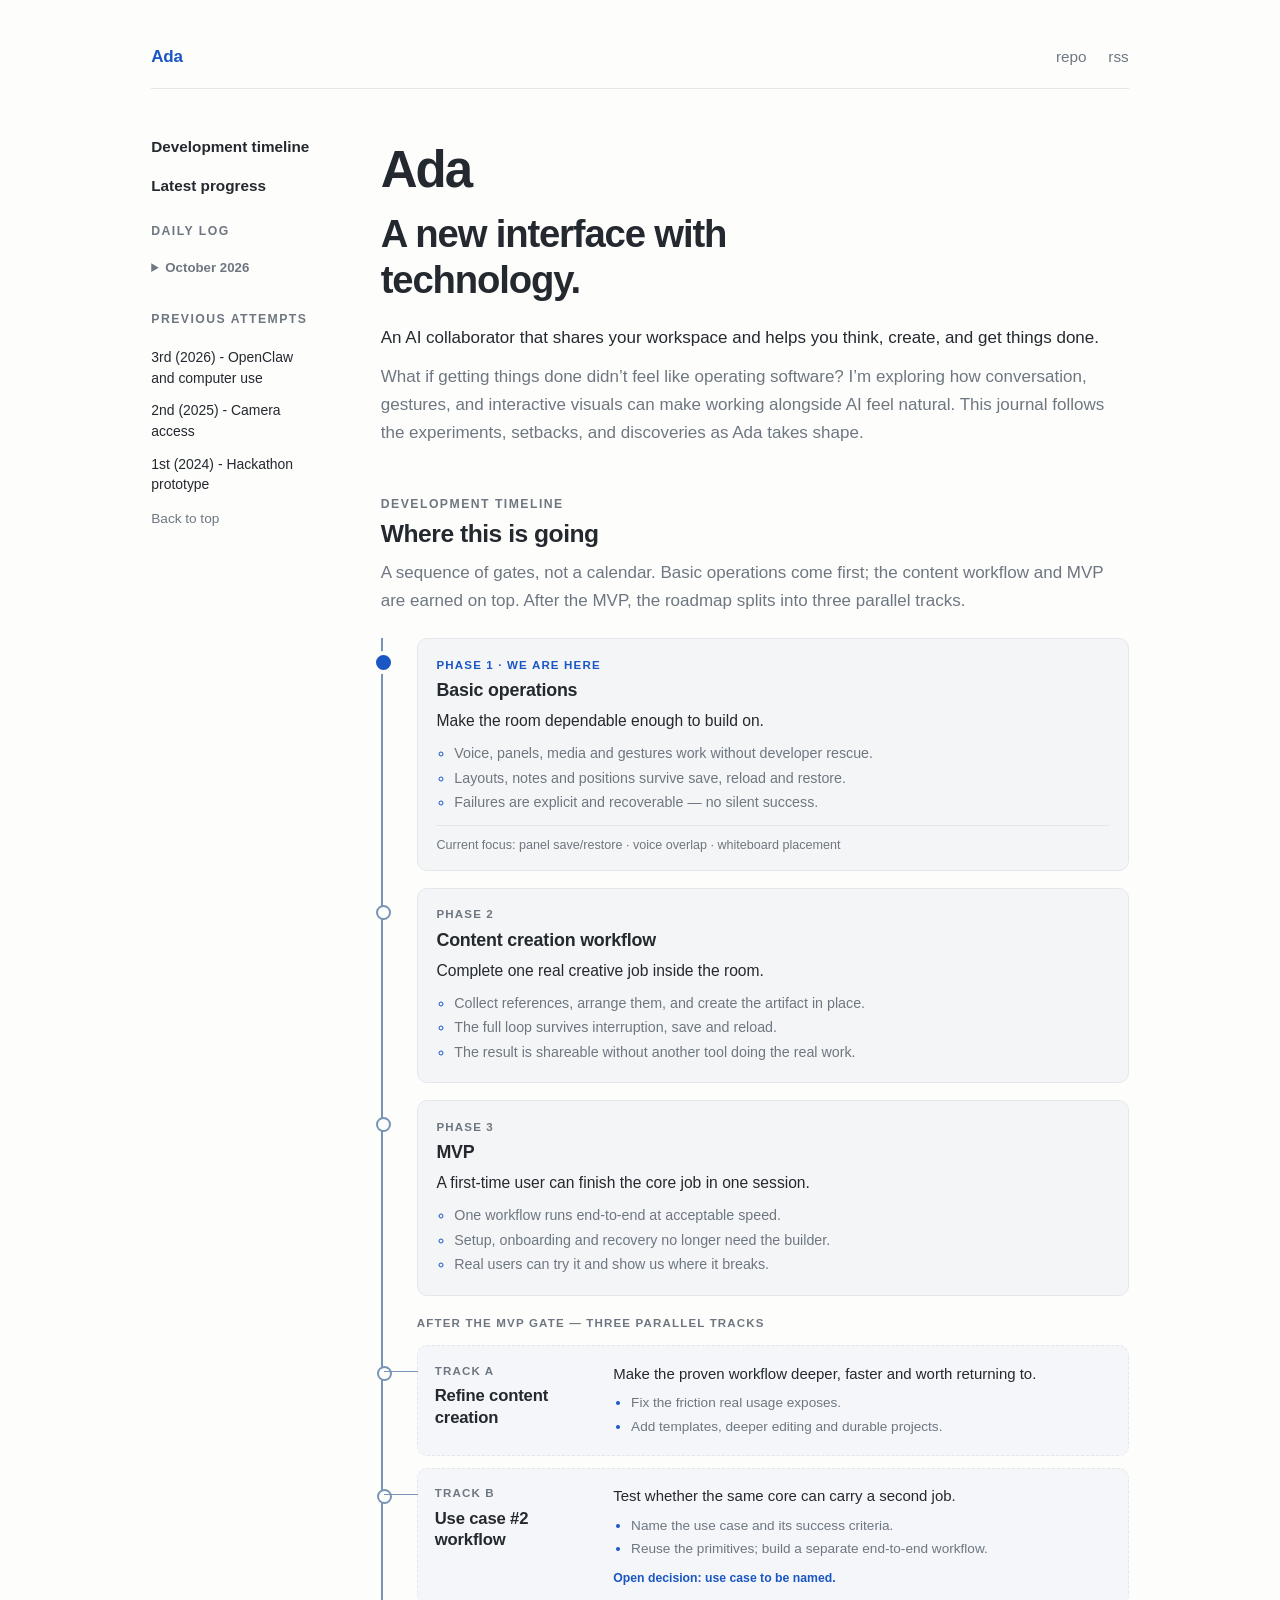
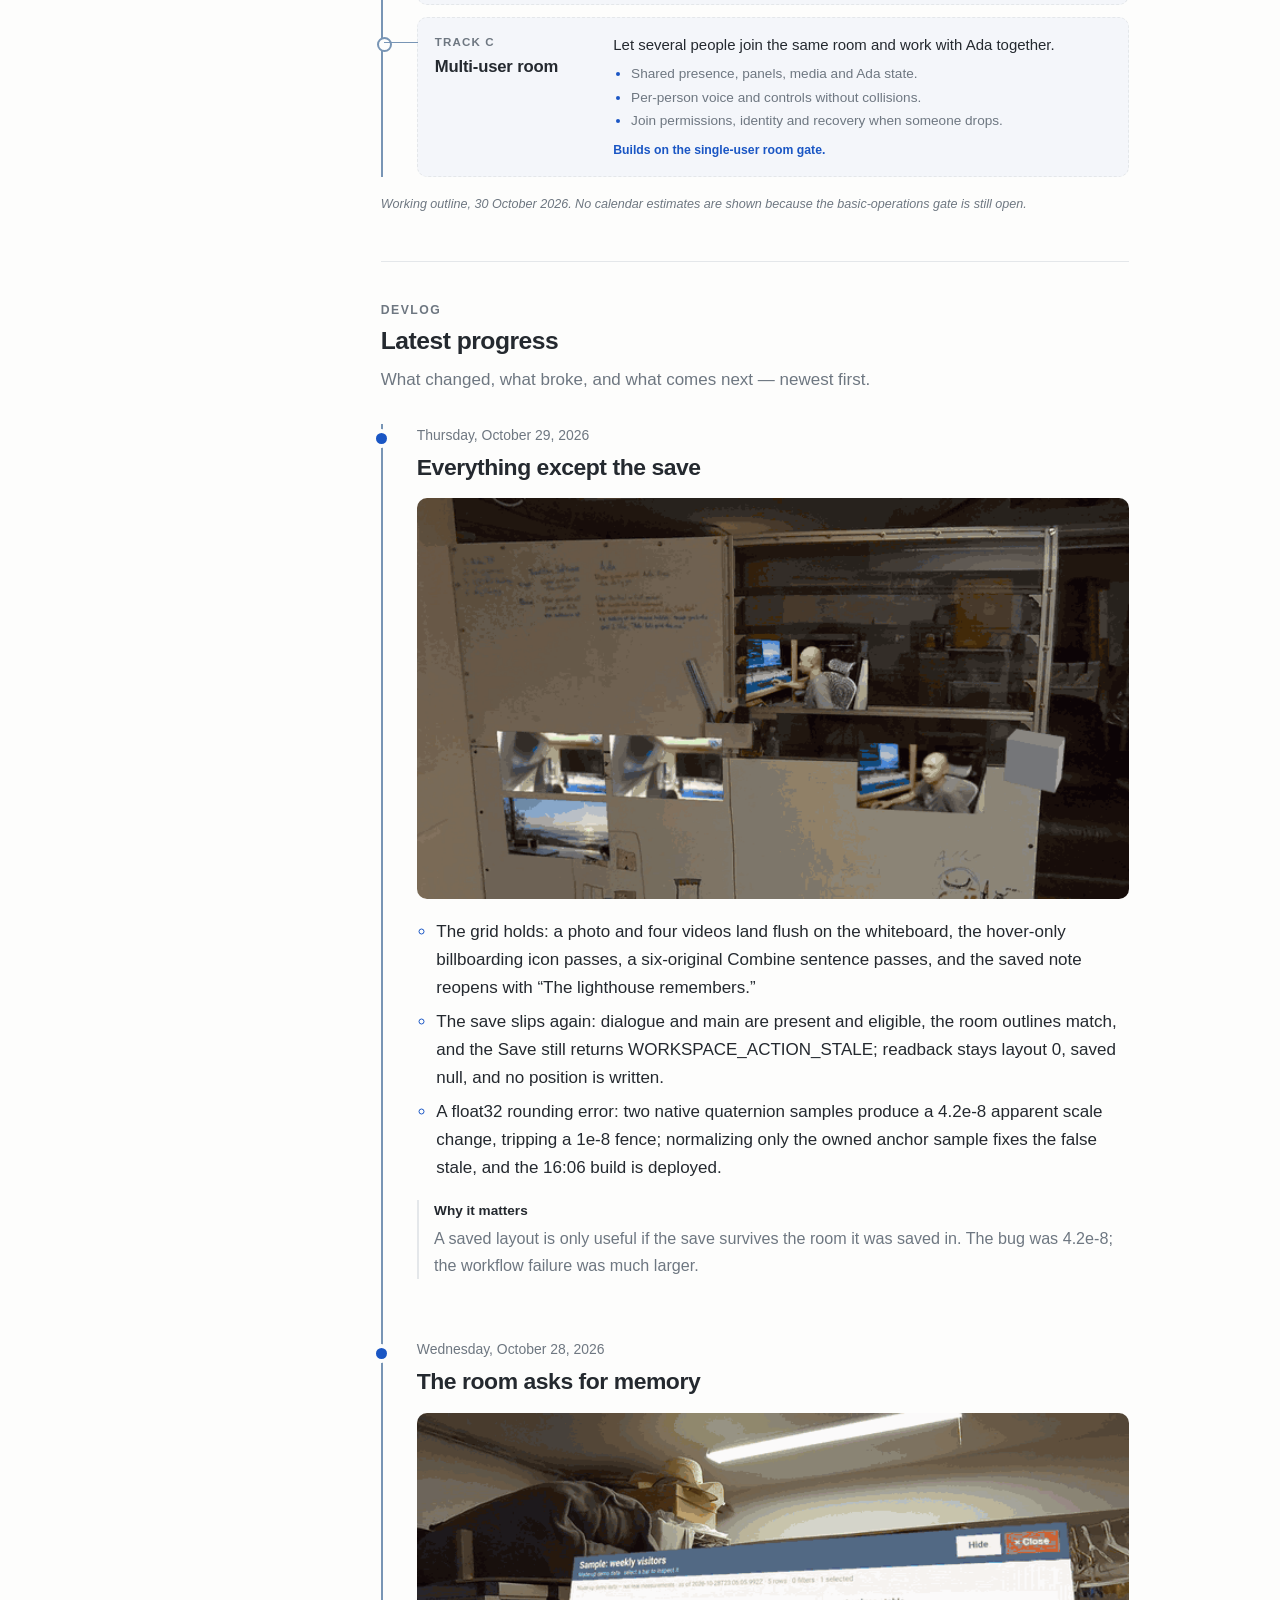
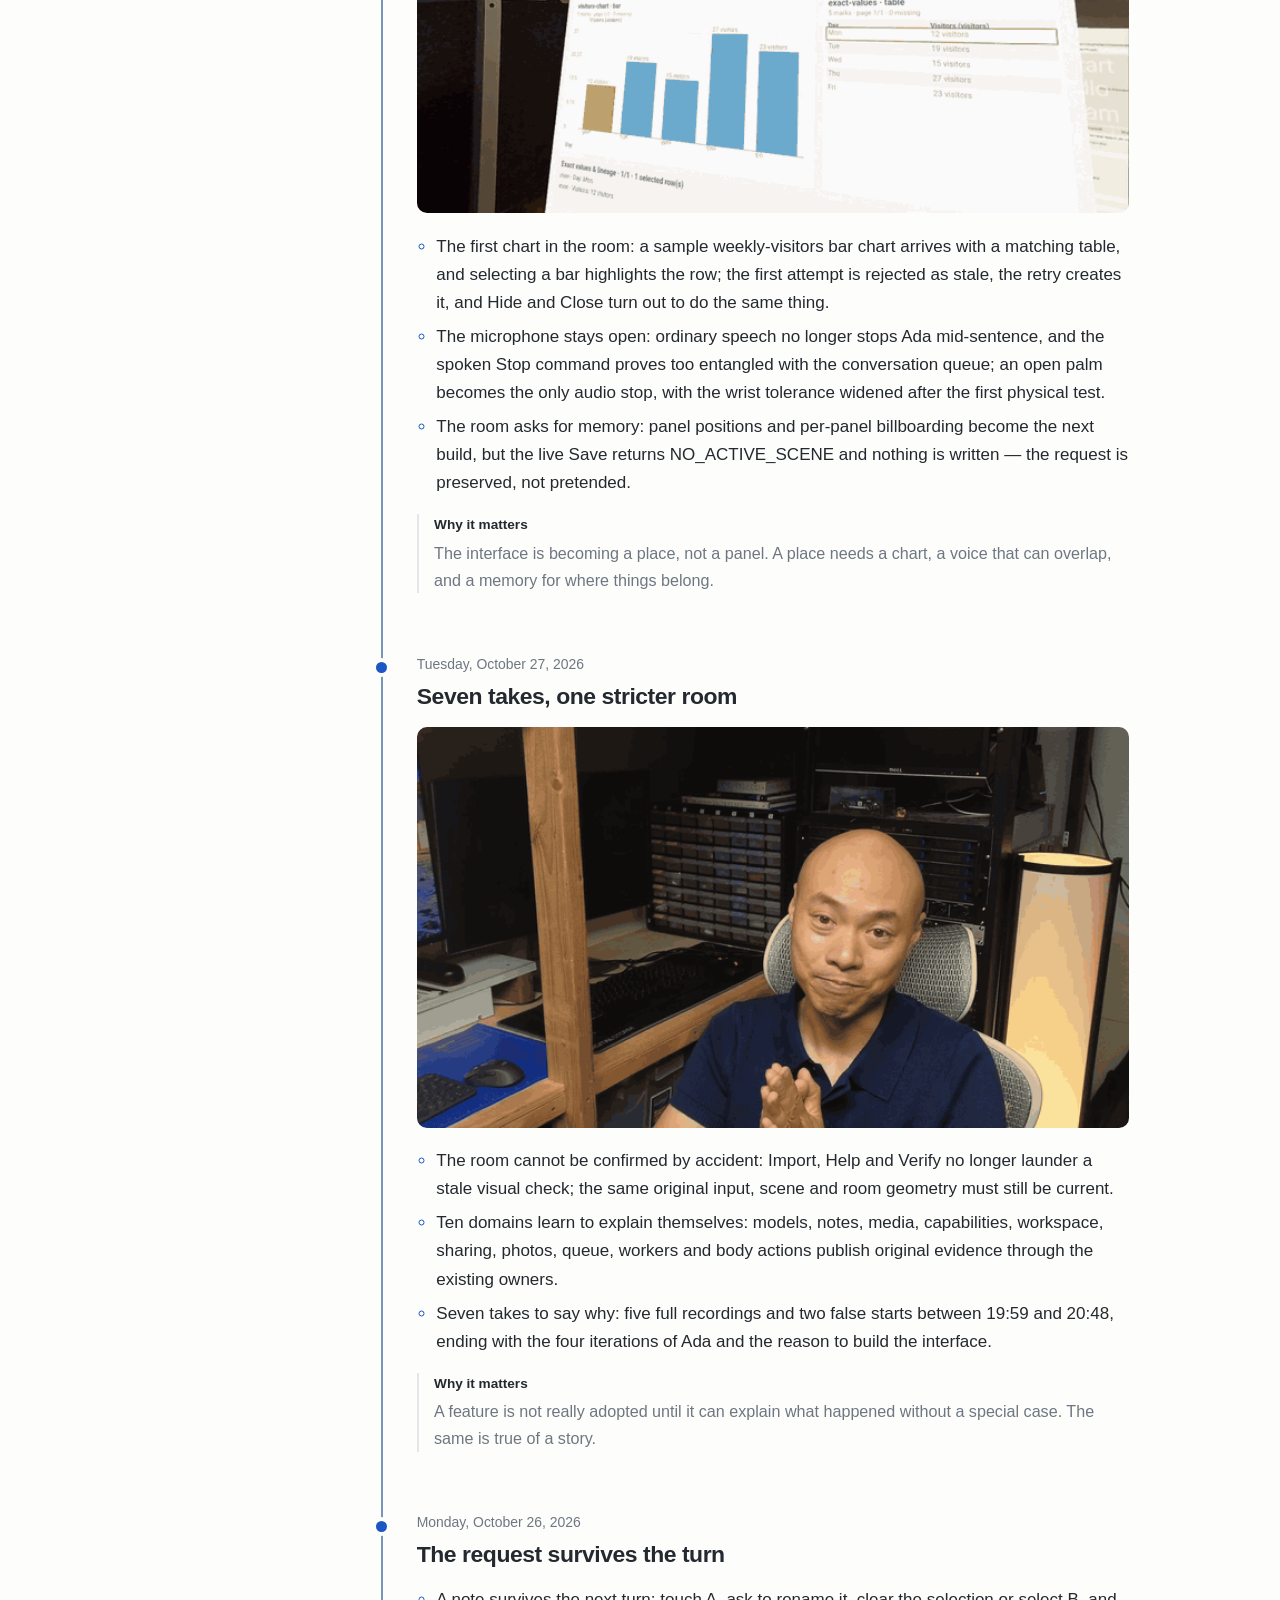
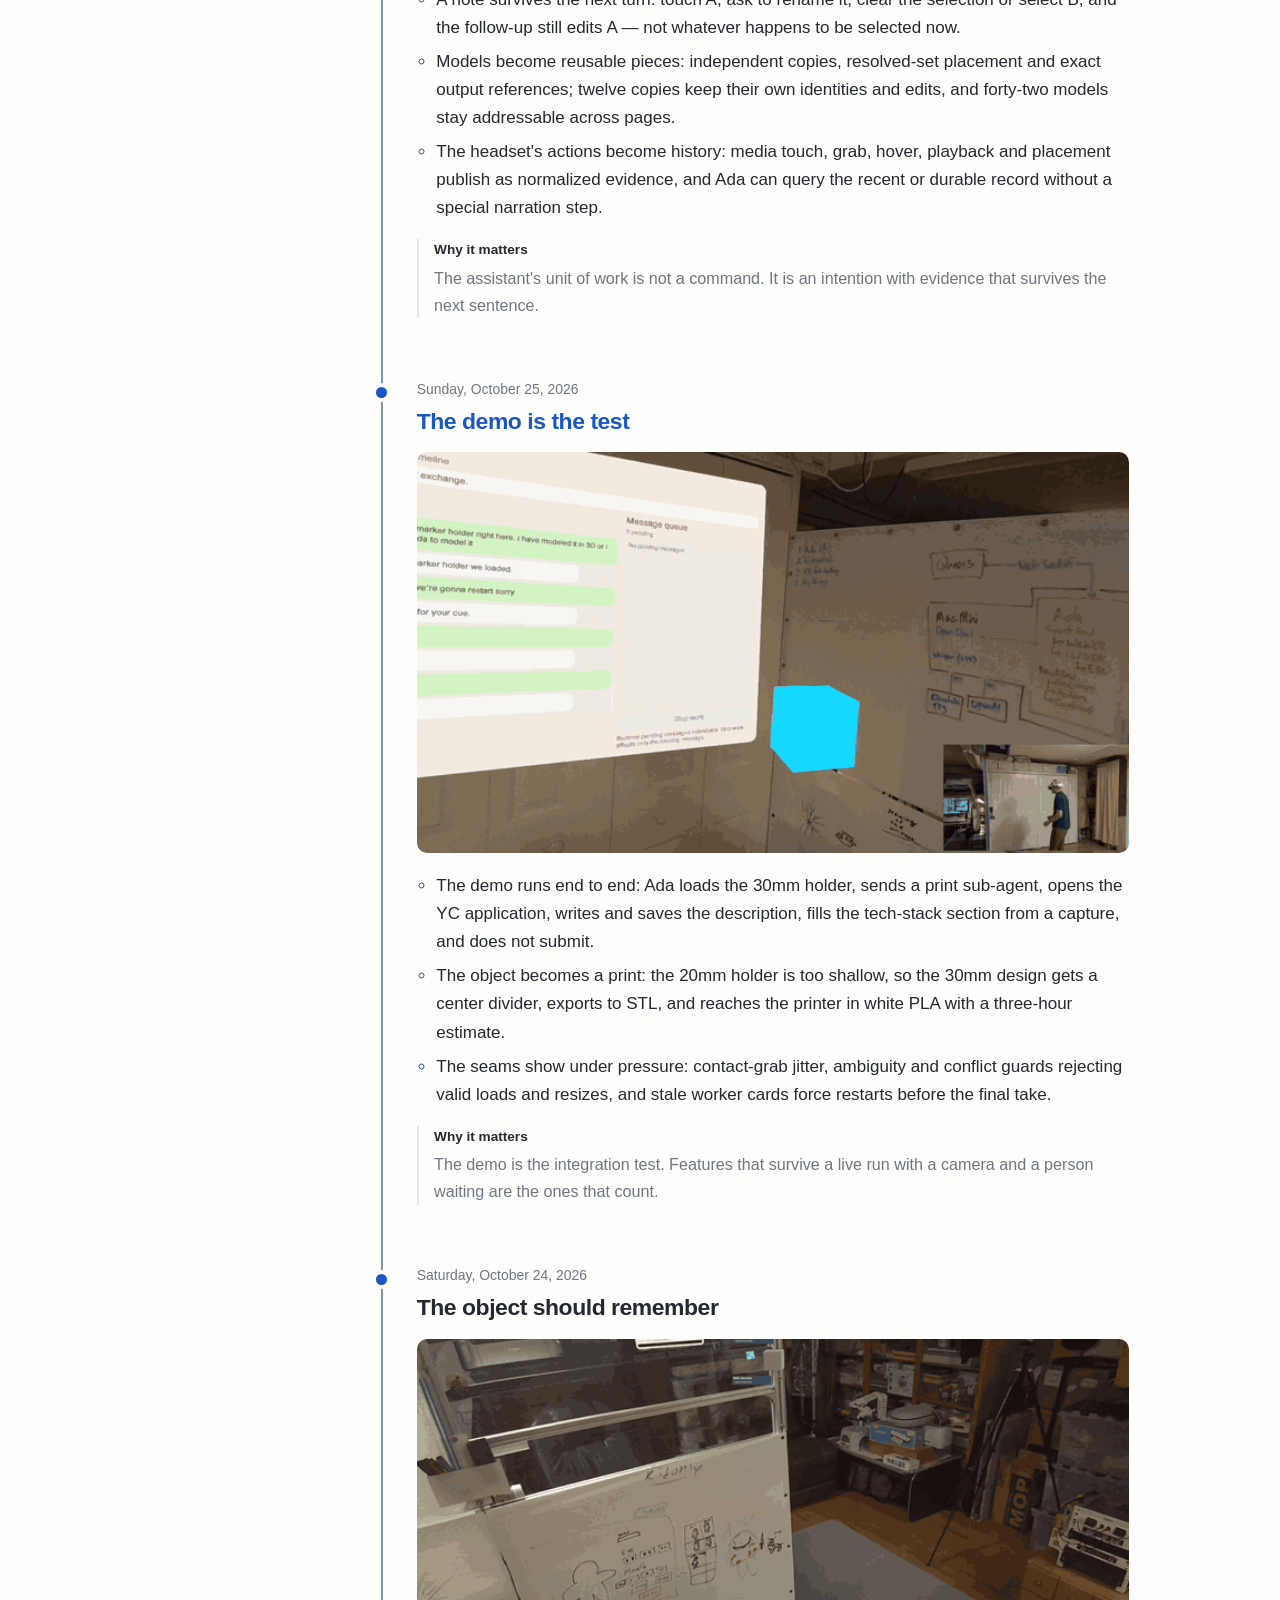
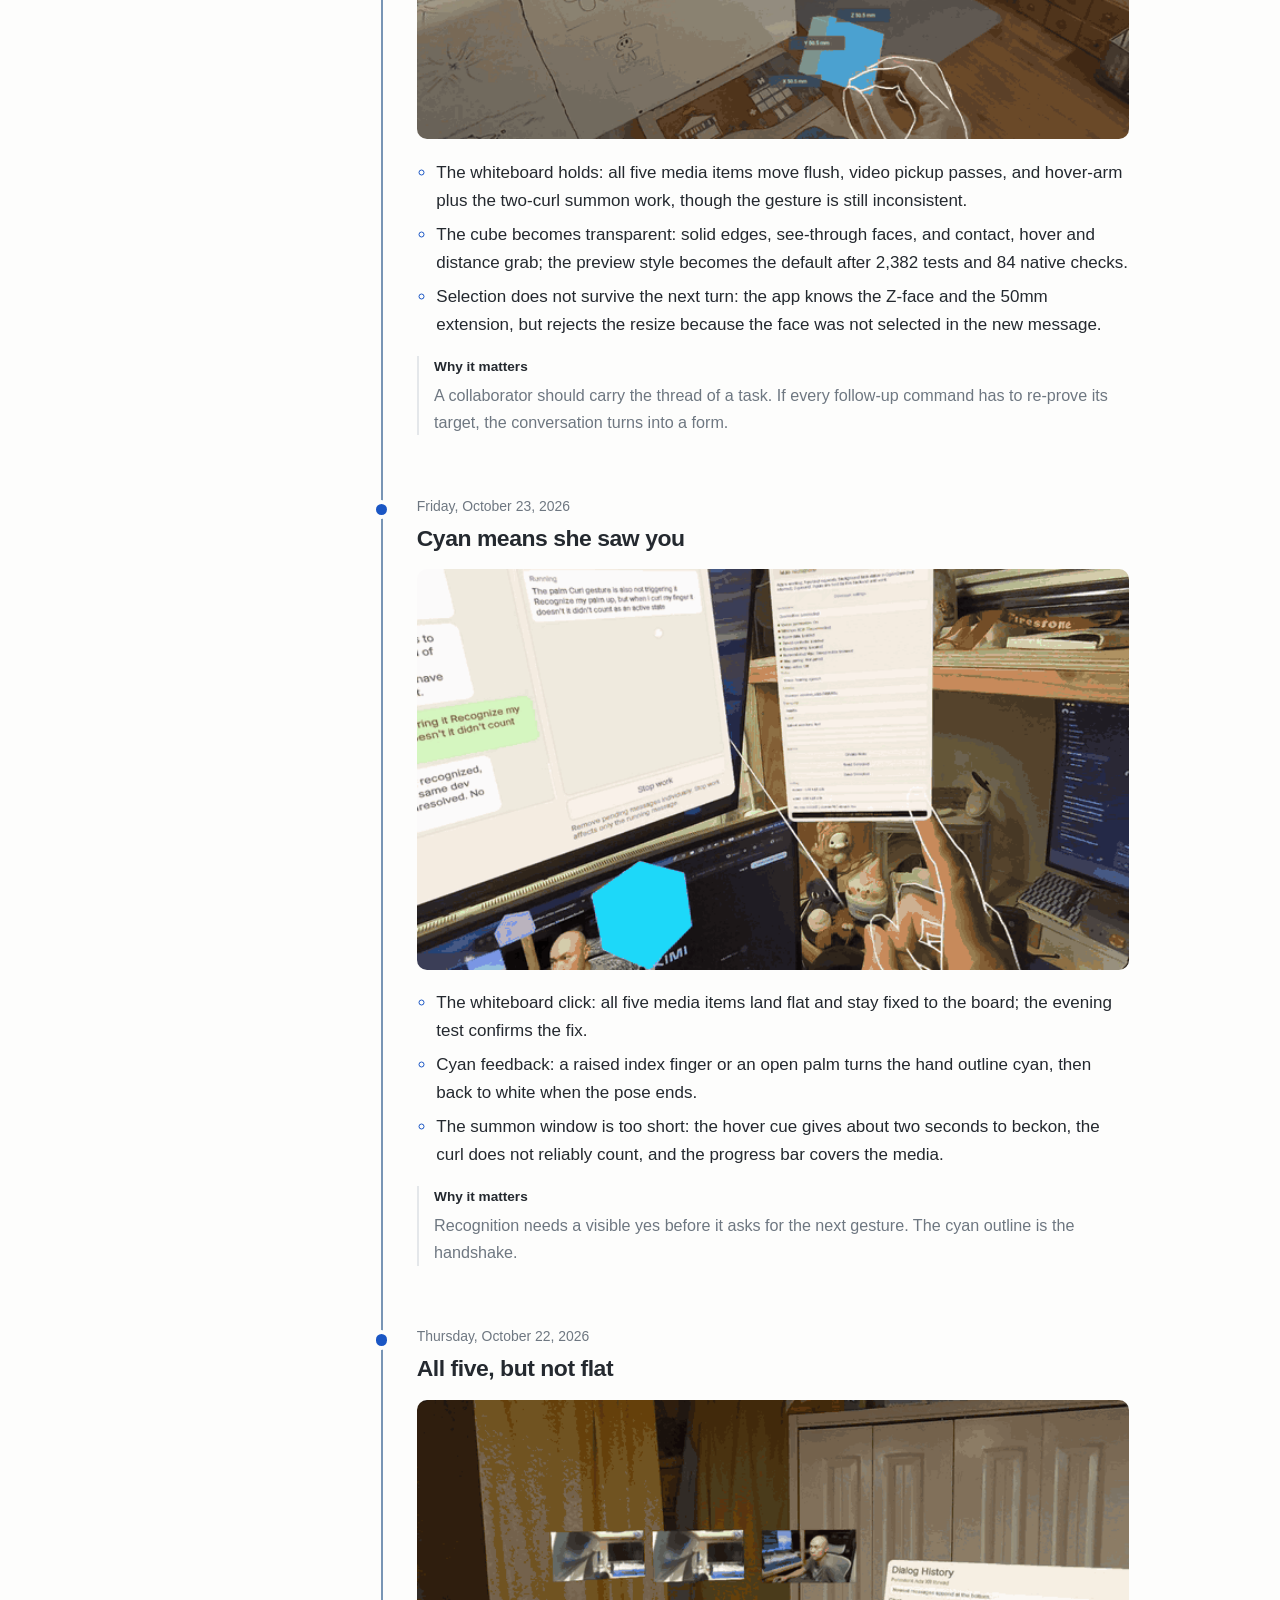
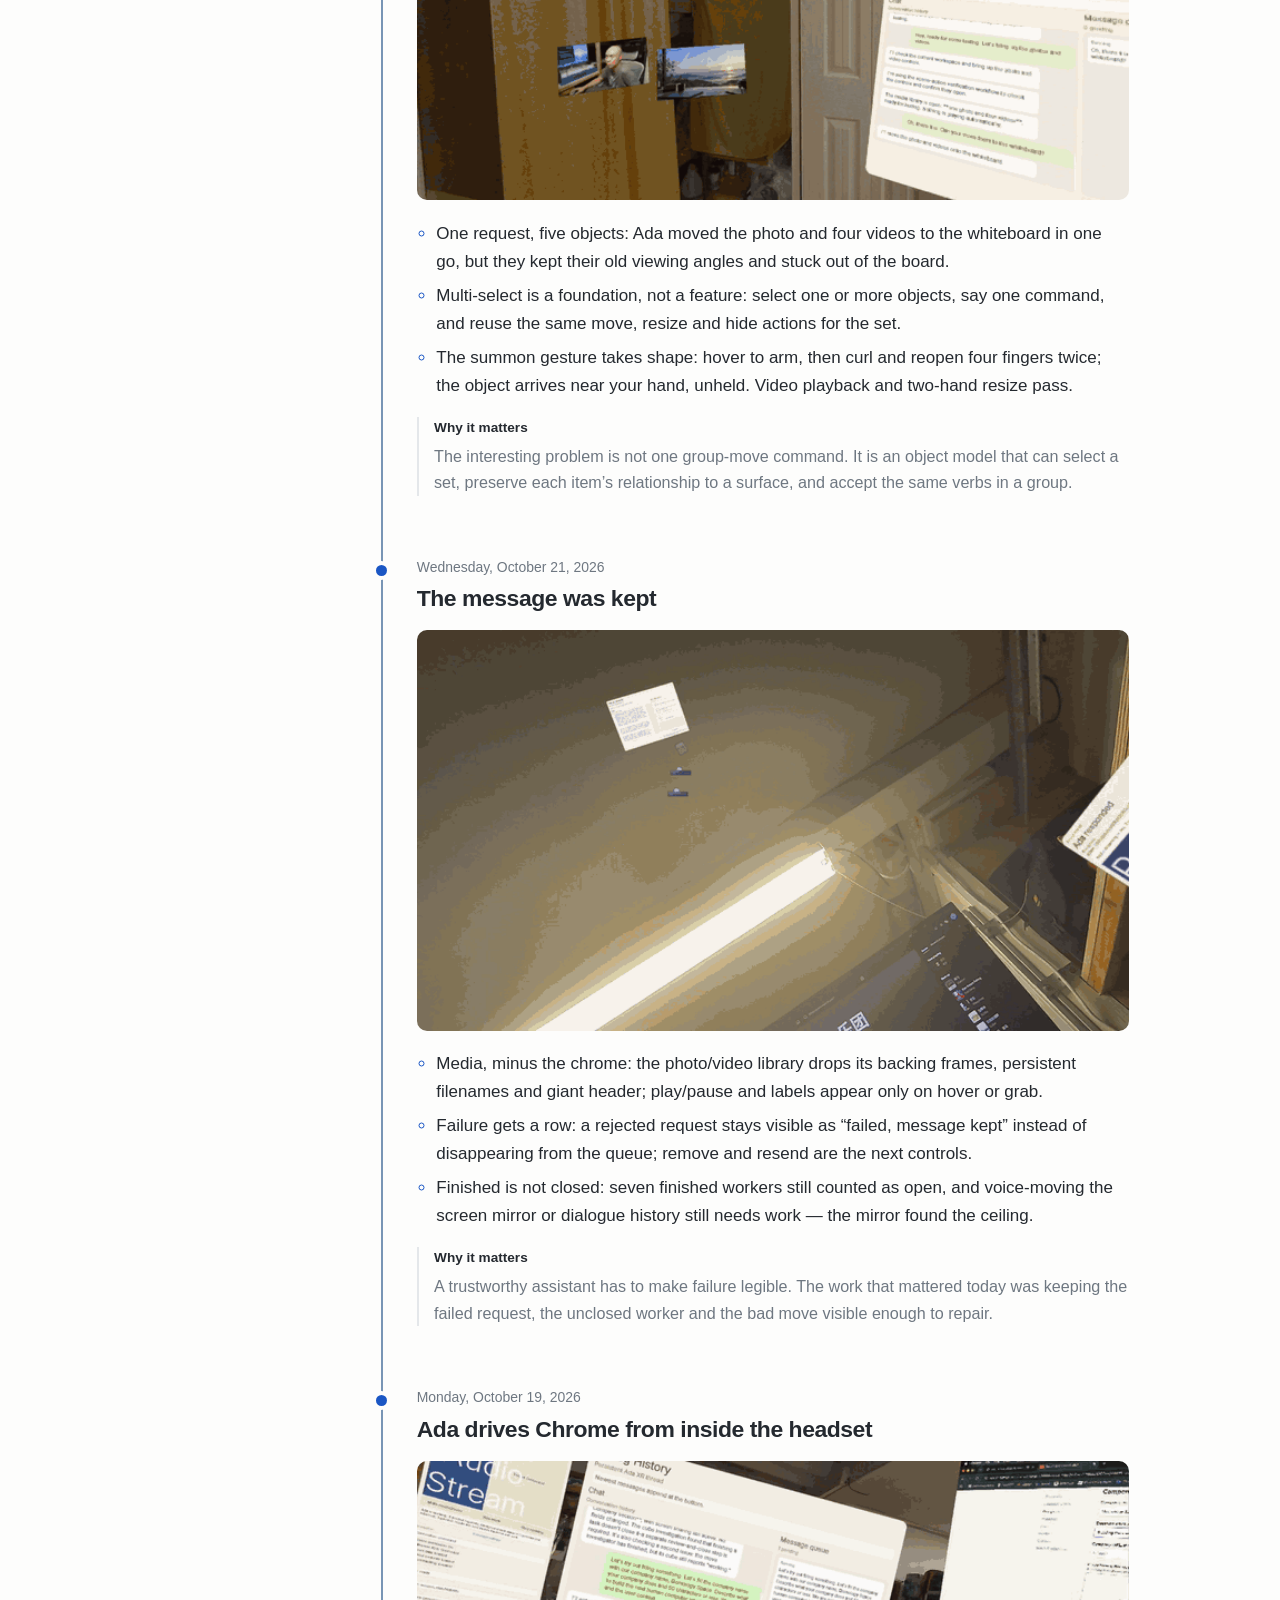
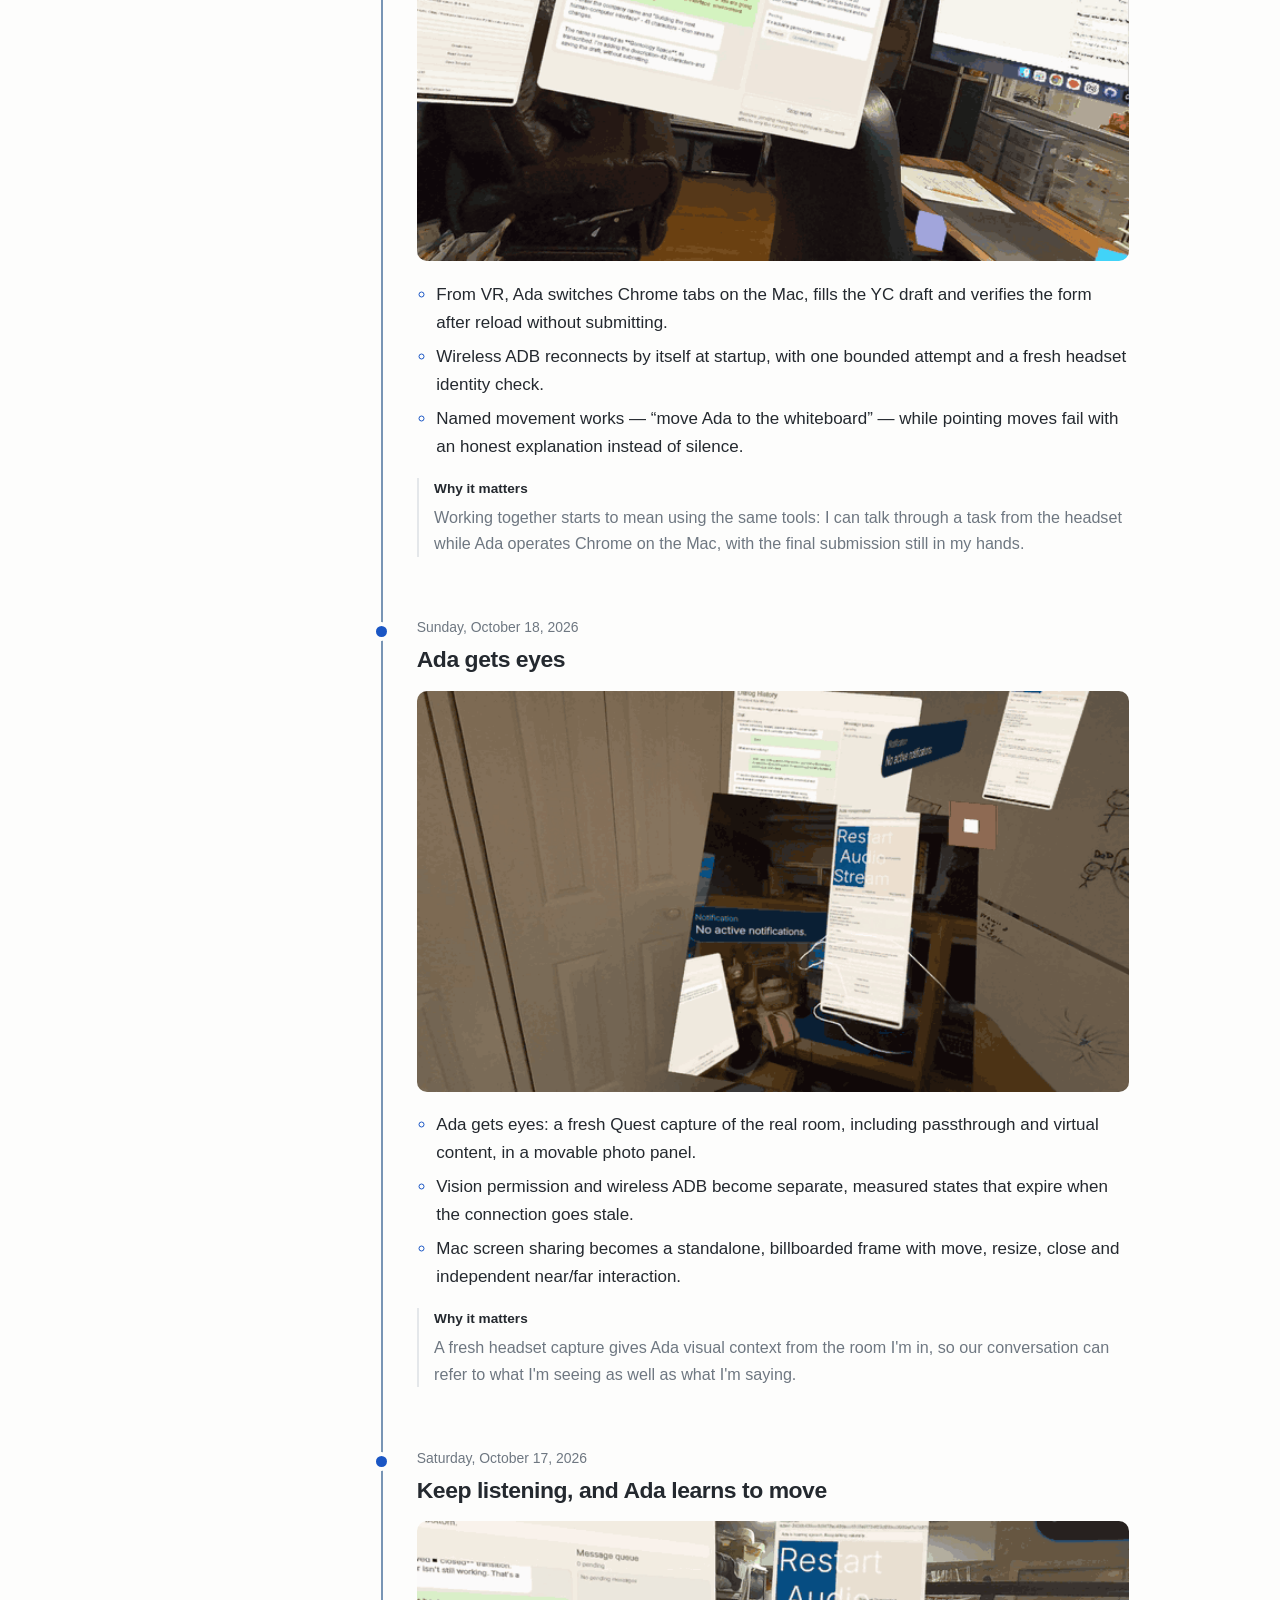
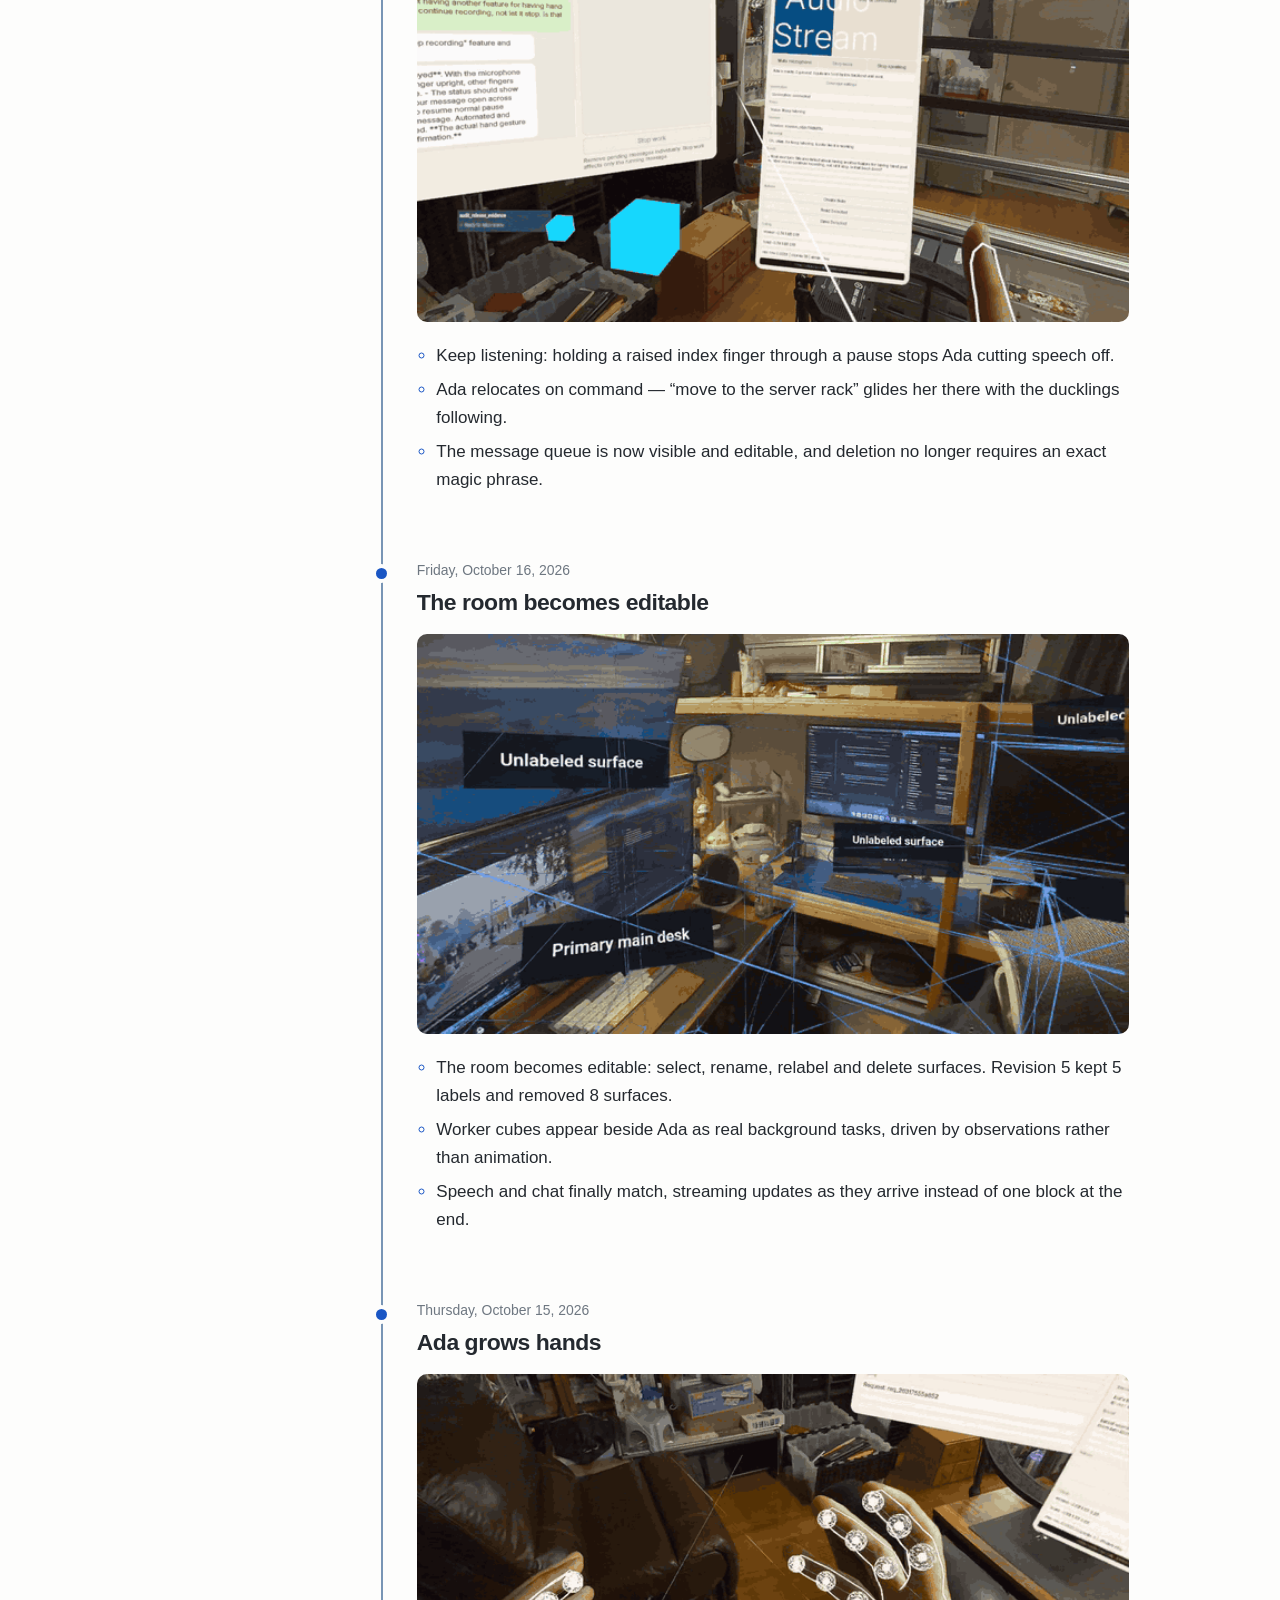
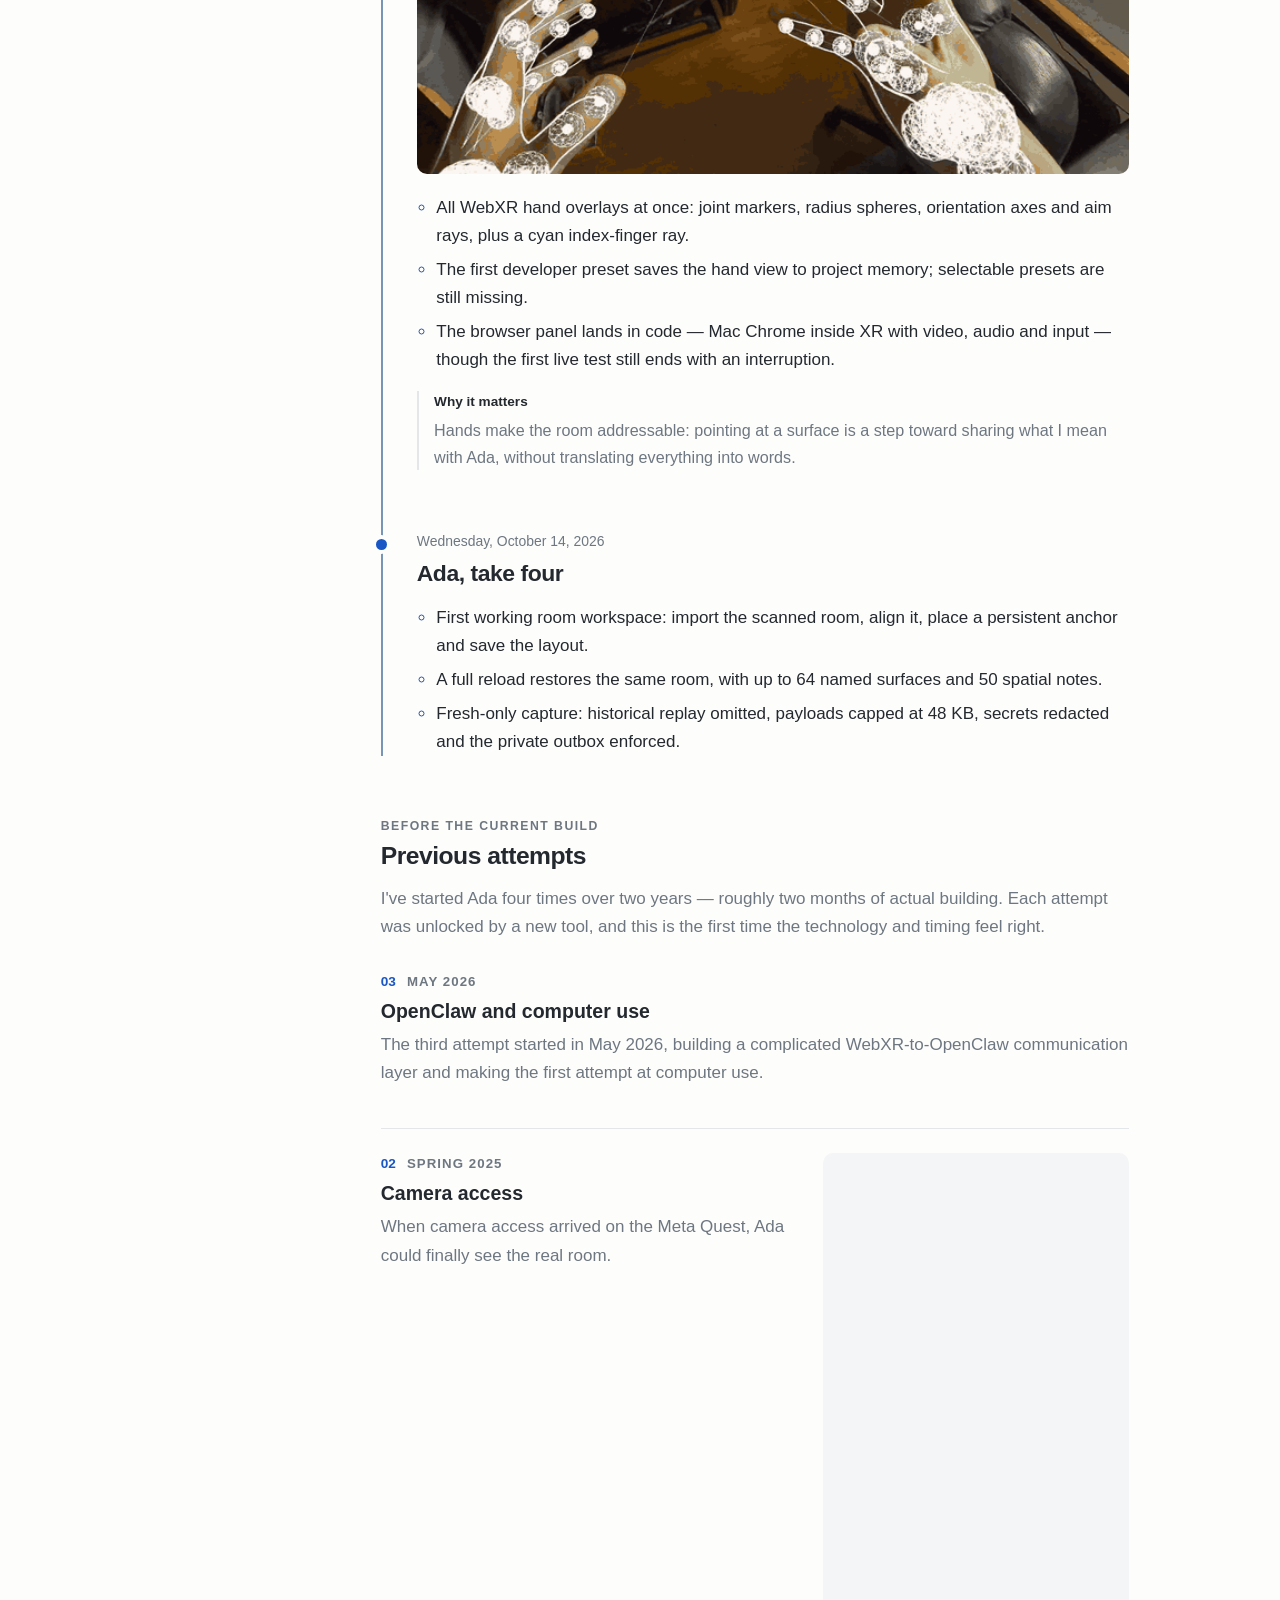
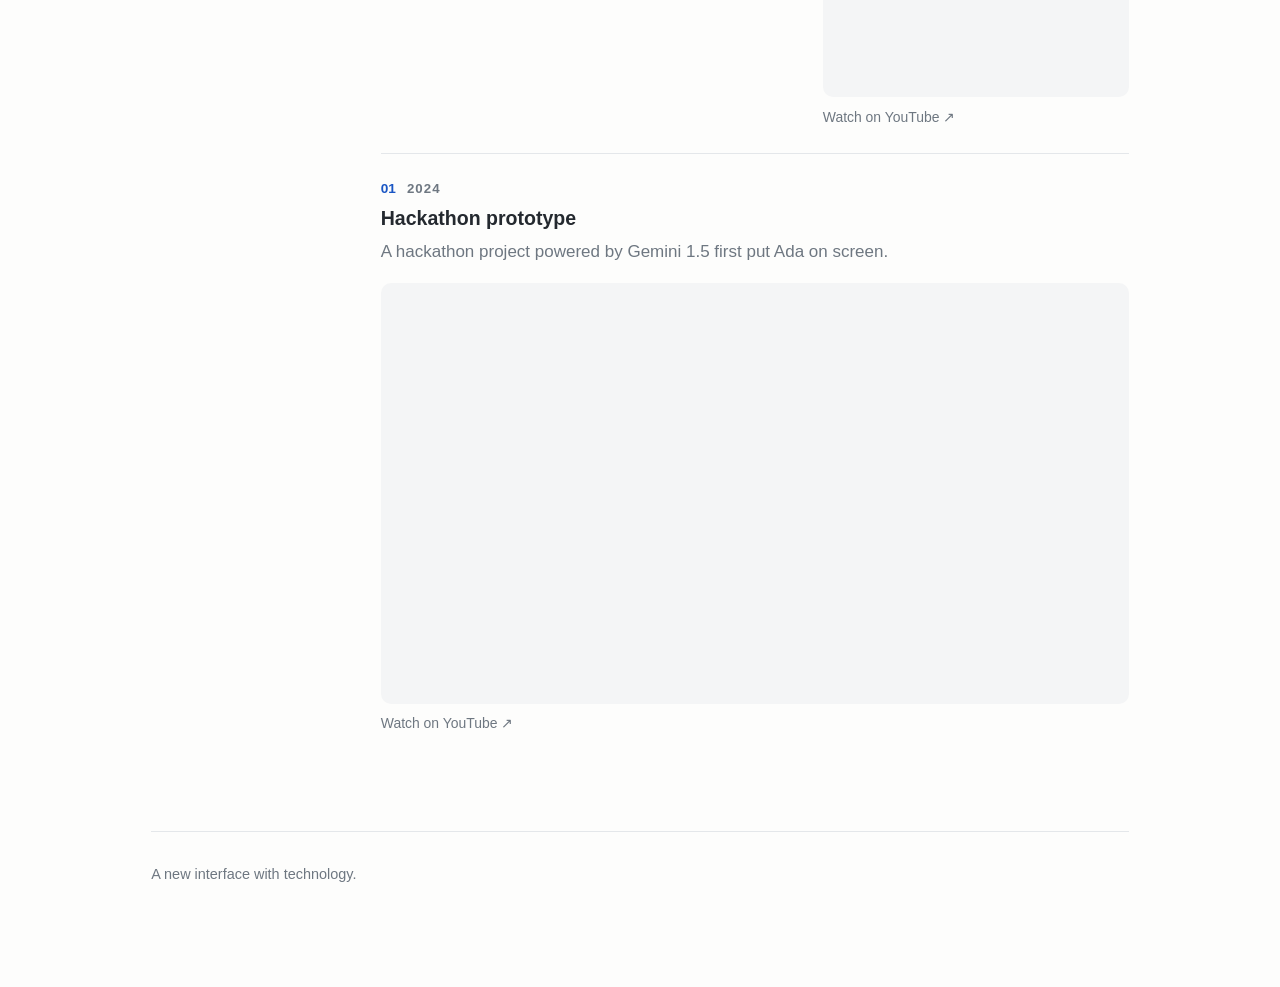
<file: docs/index.html>
<!doctype html>
<html lang="en">
<head>
<meta charset="utf-8">
<meta name="viewport" content="width=device-width, initial-scale=1">
<title>Ada — A new interface with technology.</title>
<meta name="description" content="An AI collaborator that shares your workspace and helps you think, create, and get things done.">
<link rel="stylesheet" href="style.css?v=227655987568">
<link rel="icon" type="image/svg+xml" href="favicon.svg">
<link rel="alternate" type="application/rss+xml" title="Ada feed" href="feed.xml">
</head>
<body>
<header class="site">
  <a class="brand" href="#top">Ada</a>
  <nav aria-label="Project links">
    <a href="https://github.com/billatgameology/ada-media">repo</a>
    <a href="feed.xml">rss</a>
  </nav>
</header>
<main class="layout">
<aside class="timeline-nav" aria-label="Timeline navigation">
<details class="nav-browser" open>
<summary class="nav-toggle">Browse the log</summary>
<div class="nav-content">
<a class="nav-overview" href="#roadmap">Development timeline</a>
<a class="nav-overview" href="#latest">Latest progress</a>
<p class="nav-label">Daily log</p>
<details class="nav-month"><summary>October 2026</summary><ul><li><a href="#2026-10-29">Oct 29</a></li><li><a href="#2026-10-28">Oct 28</a></li><li><a href="#2026-10-27">Oct 27</a></li><li><a href="#2026-10-26">Oct 26</a></li><li><a href="#2026-10-25">Oct 25</a></li><li><a href="#2026-10-24">Oct 24</a></li><li><a href="#2026-10-23">Oct 23</a></li><li><a href="#2026-10-22">Oct 22</a></li><li><a href="#2026-10-21">Oct 21</a></li><li><a href="#2026-10-19">Oct 19</a></li><li><a href="#2026-10-18">Oct 18</a></li><li><a href="#2026-10-17">Oct 17</a></li><li><a href="#2026-10-16">Oct 16</a></li><li><a href="#2026-10-15">Oct 15</a></li><li><a href="#2026-10-14">Oct 14</a></li></ul></details>
<p class="nav-label">Previous attempts</p><ul class="nav-attempts"><li><a href="#attempt-3">3rd (2026) - OpenClaw and computer use</a></li><li><a href="#attempt-2">2nd (2025) - Camera access</a></li><li><a href="#attempt-1">1st (2024) - Hackathon prototype</a></li></ul>
<a class="nav-top" href="#top">Back to top</a>
</div>
</details>
</aside>
<div class="intro">
<h1 id="top">Ada</h1>
<p class="tagline">A new interface with technology.</p>
<p class="project-description">An AI collaborator that shares your workspace and helps you think, create, and get things done.</p>
<p class="project-introduction">What if getting things done didn’t feel like operating software? I’m exploring how conversation, gestures, and interactive visuals can make working alongside AI feel natural. This journal follows the experiments, setbacks, and discoveries as Ada takes shape.</p>
</div>
<section class="roadmap" id="roadmap" aria-labelledby="roadmap-title">
<div class="roadmap-head">
<p class="eyebrow">Development timeline</p>
<h2 id="roadmap-title">Where this is going</h2>
<p class="roadmap-intro">A sequence of gates, not a calendar. Basic operations come first; the content workflow and MVP are earned on top. After the MVP, the roadmap splits into three parallel tracks.</p>
</div>
<ol class="roadmap-list">
<li class="roadmap-step is-now">
<div class="roadmap-card">
<p class="roadmap-kicker">Phase 1 · We are here</p>
<h3>Basic operations</h3>
<p class="roadmap-goal">Make the room dependable enough to build on.</p>
<ul class="roadmap-points">
<li>Voice, panels, media and gestures work without developer rescue.</li>
<li>Layouts, notes and positions survive save, reload and restore.</li>
<li>Failures are explicit and recoverable — no silent success.</li>
</ul>
<p class="roadmap-focus">Current focus: panel save/restore · voice overlap · whiteboard placement</p>
</div>
</li>
<li class="roadmap-step">
<div class="roadmap-card">
<p class="roadmap-kicker">Phase 2</p>
<h3>Content creation workflow</h3>
<p class="roadmap-goal">Complete one real creative job inside the room.</p>
<ul class="roadmap-points">
<li>Collect references, arrange them, and create the artifact in place.</li>
<li>The full loop survives interruption, save and reload.</li>
<li>The result is shareable without another tool doing the real work.</li>
</ul>
</div>
</li>
<li class="roadmap-step">
<div class="roadmap-card">
<p class="roadmap-kicker">Phase 3</p>
<h3>MVP</h3>
<p class="roadmap-goal">A first-time user can finish the core job in one session.</p>
<ul class="roadmap-points">
<li>One workflow runs end-to-end at acceptable speed.</li>
<li>Setup, onboarding and recovery no longer need the builder.</li>
<li>Real users can try it and show us where it breaks.</li>
</ul>
</div>
</li>
</ol>
<div class="roadmap-split">
<p class="roadmap-split-label">After the MVP gate — three parallel tracks</p>
<div class="roadmap-tracks">
<article class="roadmap-track">
<div class="roadmap-track-head">
<p class="roadmap-kicker">Track A</p>
<h3>Refine content creation</h3>
</div>
<div class="roadmap-track-body">
<p class="roadmap-goal">Make the proven workflow deeper, faster and worth returning to.</p>
<ul class="roadmap-points">
<li>Fix the friction real usage exposes.</li>
<li>Add templates, deeper editing and durable projects.</li>
</ul>
</div>
</article>
<article class="roadmap-track">
<div class="roadmap-track-head">
<p class="roadmap-kicker">Track B</p>
<h3>Use case #2 workflow</h3>
</div>
<div class="roadmap-track-body">
<p class="roadmap-goal">Test whether the same core can carry a second job.</p>
<ul class="roadmap-points">
<li>Name the use case and its success criteria.</li>
<li>Reuse the primitives; build a separate end-to-end workflow.</li>
</ul>
<p class="roadmap-open">Open decision: use case to be named.</p>
</div>
</article>
<article class="roadmap-track">
<div class="roadmap-track-head">
<p class="roadmap-kicker">Track C</p>
<h3>Multi-user room</h3>
</div>
<div class="roadmap-track-body">
<p class="roadmap-goal">Let several people join the same room and work with Ada together.</p>
<ul class="roadmap-points">
<li>Shared presence, panels, media and Ada state.</li>
<li>Per-person voice and controls without collisions.</li>
<li>Join permissions, identity and recovery when someone drops.</li>
</ul>
<p class="roadmap-open">Builds on the single-user room gate.</p>
</div>
</article>
</div>
</div>
<p class="roadmap-note">Working outline, 30 October 2026. No calendar estimates are shown because the basic-operations gate is still open.</p>
</section>
<div class="timeline" id="latest">
<header class="devlog-head">
<p class="eyebrow">Devlog</p>
<h2>Latest progress</h2>
<p class="devlog-intro">What changed, what broke, and what comes next — newest first.</p>
</header>
<ol class="timeline-list" id="current-log" aria-label="Daily log">
<li class="entry" id="2026-10-29">
<time class="entry-date" datetime="2026-10-29">Thursday, October 29, 2026</time>
<h2>Everything except the save</h2>
<figure class="entry-media"><img src="media/gifs/2026-10-29.gif" alt="Everything except the save" width="640" height="360" loading="eager" decoding="async"></figure>
<ul class="entry-highlights"><li>The grid holds: a photo and four videos land flush on the whiteboard, the hover-only billboarding icon passes, a six-original Combine sentence passes, and the saved note reopens with “The lighthouse remembers.”</li><li>The save slips again: dialogue and main are present and eligible, the room outlines match, and the Save still returns WORKSPACE_ACTION_STALE; readback stays layout 0, saved null, and no position is written.</li><li>A float32 rounding error: two native quaternion samples produce a 4.2e-8 apparent scale change, tripping a 1e-8 fence; normalizing only the owned anchor sample fixes the false stale, and the 16:06 build is deployed.</li></ul>
<p class="entry-why"><span>Why it matters</span> A saved layout is only useful if the save survives the room it was saved in. The bug was 4.2e-8; the workflow failure was much larger.</p>
</li><li class="entry" id="2026-10-28">
<time class="entry-date" datetime="2026-10-28">Wednesday, October 28, 2026</time>
<h2>The room asks for memory</h2>
<figure class="entry-media"><img src="media/gifs/2026-10-28.gif" alt="The room asks for memory" width="640" height="360" loading="lazy" decoding="async"></figure>
<ul class="entry-highlights"><li>The first chart in the room: a sample weekly-visitors bar chart arrives with a matching table, and selecting a bar highlights the row; the first attempt is rejected as stale, the retry creates it, and Hide and Close turn out to do the same thing.</li><li>The microphone stays open: ordinary speech no longer stops Ada mid-sentence, and the spoken Stop command proves too entangled with the conversation queue; an open palm becomes the only audio stop, with the wrist tolerance widened after the first physical test.</li><li>The room asks for memory: panel positions and per-panel billboarding become the next build, but the live Save returns NO_ACTIVE_SCENE and nothing is written — the request is preserved, not pretended.</li></ul>
<p class="entry-why"><span>Why it matters</span> The interface is becoming a place, not a panel. A place needs a chart, a voice that can overlap, and a memory for where things belong.</p>
</li><li class="entry" id="2026-10-27">
<time class="entry-date" datetime="2026-10-27">Tuesday, October 27, 2026</time>
<h2>Seven takes, one stricter room</h2>
<figure class="entry-media"><img src="media/gifs/2026-10-27.gif" alt="Seven takes, one stricter room" width="640" height="360" loading="lazy" decoding="async"></figure>
<ul class="entry-highlights"><li>The room cannot be confirmed by accident: Import, Help and Verify no longer launder a stale visual check; the same original input, scene and room geometry must still be current.</li><li>Ten domains learn to explain themselves: models, notes, media, capabilities, workspace, sharing, photos, queue, workers and body actions publish original evidence through the existing owners.</li><li>Seven takes to say why: five full recordings and two false starts between 19:59 and 20:48, ending with the four iterations of Ada and the reason to build the interface.</li></ul>
<p class="entry-why"><span>Why it matters</span> A feature is not really adopted until it can explain what happened without a special case. The same is true of a story.</p>
</li><li class="entry" id="2026-10-26">
<time class="entry-date" datetime="2026-10-26">Monday, October 26, 2026</time>
<h2>The request survives the turn</h2>

<ul class="entry-highlights"><li>A note survives the next turn: touch A, ask to rename it, clear the selection or select B, and the follow-up still edits A — not whatever happens to be selected now.</li><li>Models become reusable pieces: independent copies, resolved-set placement and exact output references; twelve copies keep their own identities and edits, and forty-two models stay addressable across pages.</li><li>The headset&#x27;s actions become history: media touch, grab, hover, playback and placement publish as normalized evidence, and Ada can query the recent or durable record without a special narration step.</li></ul>
<p class="entry-why"><span>Why it matters</span> The assistant&#x27;s unit of work is not a command. It is an intention with evidence that survives the next sentence.</p>
</li><li class="entry" id="2026-10-25">
<time class="entry-date" datetime="2026-10-25">Sunday, October 25, 2026</time>
<h2><a href="https://youtu.be/lzUh0MnksgU" target="_blank" rel="noopener">The demo is the test</a></h2>
<figure class="entry-media"><img src="media/gifs/2026-10-25.gif" alt="The demo is the test" width="640" height="360" loading="lazy" decoding="async"></figure>
<ul class="entry-highlights"><li>The demo runs end to end: Ada loads the 30mm holder, sends a print sub-agent, opens the YC application, writes and saves the description, fills the tech-stack section from a capture, and does not submit.</li><li>The object becomes a print: the 20mm holder is too shallow, so the 30mm design gets a center divider, exports to STL, and reaches the printer in white PLA with a three-hour estimate.</li><li>The seams show under pressure: contact-grab jitter, ambiguity and conflict guards rejecting valid loads and resizes, and stale worker cards force restarts before the final take.</li></ul>
<p class="entry-why"><span>Why it matters</span> The demo is the integration test. Features that survive a live run with a camera and a person waiting are the ones that count.</p>
</li><li class="entry" id="2026-10-24">
<time class="entry-date" datetime="2026-10-24">Saturday, October 24, 2026</time>
<h2>The object should remember</h2>
<figure class="entry-media"><img src="media/gifs/2026-10-24.gif" alt="The object should remember" width="640" height="360" loading="lazy" decoding="async"></figure>
<ul class="entry-highlights"><li>The whiteboard holds: all five media items move flush, video pickup passes, and hover-arm plus the two-curl summon work, though the gesture is still inconsistent.</li><li>The cube becomes transparent: solid edges, see-through faces, and contact, hover and distance grab; the preview style becomes the default after 2,382 tests and 84 native checks.</li><li>Selection does not survive the next turn: the app knows the Z-face and the 50mm extension, but rejects the resize because the face was not selected in the new message.</li></ul>
<p class="entry-why"><span>Why it matters</span> A collaborator should carry the thread of a task. If every follow-up command has to re-prove its target, the conversation turns into a form.</p>
</li><li class="entry" id="2026-10-23">
<time class="entry-date" datetime="2026-10-23">Friday, October 23, 2026</time>
<h2>Cyan means she saw you</h2>
<figure class="entry-media"><img src="media/gifs/2026-10-23.gif" alt="Cyan means she saw you" width="640" height="360" loading="lazy" decoding="async"></figure>
<ul class="entry-highlights"><li>The whiteboard click: all five media items land flat and stay fixed to the board; the evening test confirms the fix.</li><li>Cyan feedback: a raised index finger or an open palm turns the hand outline cyan, then back to white when the pose ends.</li><li>The summon window is too short: the hover cue gives about two seconds to beckon, the curl does not reliably count, and the progress bar covers the media.</li></ul>
<p class="entry-why"><span>Why it matters</span> Recognition needs a visible yes before it asks for the next gesture. The cyan outline is the handshake.</p>
</li><li class="entry" id="2026-10-22">
<time class="entry-date" datetime="2026-10-22">Thursday, October 22, 2026</time>
<h2>All five, but not flat</h2>
<figure class="entry-media"><img src="media/gifs/2026-10-22.gif" alt="All five, but not flat" width="640" height="360" loading="lazy" decoding="async"></figure>
<ul class="entry-highlights"><li>One request, five objects: Ada moved the photo and four videos to the whiteboard in one go, but they kept their old viewing angles and stuck out of the board.</li><li>Multi-select is a foundation, not a feature: select one or more objects, say one command, and reuse the same move, resize and hide actions for the set.</li><li>The summon gesture takes shape: hover to arm, then curl and reopen four fingers twice; the object arrives near your hand, unheld. Video playback and two-hand resize pass.</li></ul>
<p class="entry-why"><span>Why it matters</span> The interesting problem is not one group-move command. It is an object model that can select a set, preserve each item’s relationship to a surface, and accept the same verbs in a group.</p>
</li><li class="entry" id="2026-10-21">
<time class="entry-date" datetime="2026-10-21">Wednesday, October 21, 2026</time>
<h2>The message was kept</h2>
<figure class="entry-media"><img src="media/gifs/2026-10-21.gif" alt="The message was kept" width="640" height="360" loading="lazy" decoding="async"></figure>
<ul class="entry-highlights"><li>Media, minus the chrome: the photo/video library drops its backing frames, persistent filenames and giant header; play/pause and labels appear only on hover or grab.</li><li>Failure gets a row: a rejected request stays visible as “failed, message kept” instead of disappearing from the queue; remove and resend are the next controls.</li><li>Finished is not closed: seven finished workers still counted as open, and voice-moving the screen mirror or dialogue history still needs work — the mirror found the ceiling.</li></ul>
<p class="entry-why"><span>Why it matters</span> A trustworthy assistant has to make failure legible. The work that mattered today was keeping the failed request, the unclosed worker and the bad move visible enough to repair.</p>
</li><li class="entry" id="2026-10-19">
<time class="entry-date" datetime="2026-10-19">Monday, October 19, 2026</time>
<h2>Ada drives Chrome from inside the headset</h2>
<figure class="entry-media"><img src="media/gifs/2026-10-19.gif" alt="Ada drives Chrome from inside the headset" width="640" height="360" loading="lazy" decoding="async"></figure>
<ul class="entry-highlights"><li>From VR, Ada switches Chrome tabs on the Mac, fills the YC draft and verifies the form after reload without submitting.</li><li>Wireless ADB reconnects by itself at startup, with one bounded attempt and a fresh headset identity check.</li><li>Named movement works — “move Ada to the whiteboard” — while pointing moves fail with an honest explanation instead of silence.</li></ul>
<p class="entry-why"><span>Why it matters</span> Working together starts to mean using the same tools: I can talk through a task from the headset while Ada operates Chrome on the Mac, with the final submission still in my hands.</p>
</li><li class="entry" id="2026-10-18">
<time class="entry-date" datetime="2026-10-18">Sunday, October 18, 2026</time>
<h2>Ada gets eyes</h2>
<figure class="entry-media"><img src="media/gifs/2026-10-18.gif" alt="Ada gets eyes" width="640" height="360" loading="lazy" decoding="async"></figure>
<ul class="entry-highlights"><li>Ada gets eyes: a fresh Quest capture of the real room, including passthrough and virtual content, in a movable photo panel.</li><li>Vision permission and wireless ADB become separate, measured states that expire when the connection goes stale.</li><li>Mac screen sharing becomes a standalone, billboarded frame with move, resize, close and independent near/far interaction.</li></ul>
<p class="entry-why"><span>Why it matters</span> A fresh headset capture gives Ada visual context from the room I&#x27;m in, so our conversation can refer to what I&#x27;m seeing as well as what I&#x27;m saying.</p>
</li><li class="entry" id="2026-10-17">
<time class="entry-date" datetime="2026-10-17">Saturday, October 17, 2026</time>
<h2>Keep listening, and Ada learns to move</h2>
<figure class="entry-media"><img src="media/gifs/2026-10-17.gif" alt="Keep listening, and Ada learns to move" width="640" height="360" loading="lazy" decoding="async"></figure>
<ul class="entry-highlights"><li>Keep listening: holding a raised index finger through a pause stops Ada cutting speech off.</li><li>Ada relocates on command — “move to the server rack” glides her there with the ducklings following.</li><li>The message queue is now visible and editable, and deletion no longer requires an exact magic phrase.</li></ul>

</li><li class="entry" id="2026-10-16">
<time class="entry-date" datetime="2026-10-16">Friday, October 16, 2026</time>
<h2>The room becomes editable</h2>
<figure class="entry-media"><img src="media/gifs/2026-10-16.gif" alt="The room becomes editable" width="640" height="360" loading="lazy" decoding="async"></figure>
<ul class="entry-highlights"><li>The room becomes editable: select, rename, relabel and delete surfaces. Revision 5 kept 5 labels and removed 8 surfaces.</li><li>Worker cubes appear beside Ada as real background tasks, driven by observations rather than animation.</li><li>Speech and chat finally match, streaming updates as they arrive instead of one block at the end.</li></ul>

</li><li class="entry" id="2026-10-15">
<time class="entry-date" datetime="2026-10-15">Thursday, October 15, 2026</time>
<h2>Ada grows hands</h2>
<figure class="entry-media"><img src="media/gifs/2026-10-15.gif" alt="Ada grows hands" width="640" height="360" loading="lazy" decoding="async"></figure>
<ul class="entry-highlights"><li>All WebXR hand overlays at once: joint markers, radius spheres, orientation axes and aim rays, plus a cyan index-finger ray.</li><li>The first developer preset saves the hand view to project memory; selectable presets are still missing.</li><li>The browser panel lands in code — Mac Chrome inside XR with video, audio and input — though the first live test still ends with an interruption.</li></ul>
<p class="entry-why"><span>Why it matters</span> Hands make the room addressable: pointing at a surface is a step toward sharing what I mean with Ada, without translating everything into words.</p>
</li><li class="entry" id="2026-10-14">
<time class="entry-date" datetime="2026-10-14">Wednesday, October 14, 2026</time>
<h2>Ada, take four</h2>

<ul class="entry-highlights"><li>First working room workspace: import the scanned room, align it, place a persistent anchor and save the layout.</li><li>A full reload restores the same room, with up to 64 named surfaces and 50 spatial notes.</li><li>Fresh-only capture: historical replay omitted, payloads capped at 48 KB, secrets redacted and the private outbox enforced.</li></ul>

</li>
</ol>
<section class="attempts" id="attempts">
<p class="eyebrow">Before the current build</p>
<h2>Previous attempts</h2>
<p class="attempts-intro">I&#x27;ve started Ada four times over two years — roughly two months of actual building. Each attempt was unlocked by a new tool, and this is the first time the technology and timing feel right.</p>
<ol class="attempt-list" reversed start="3">
<li class="attempt" id="attempt-3"><div class="attempt-copy"><div class="attempt-head"><span class="attempt-number">03</span><span class="attempt-when">May 2026</span></div><h3>OpenClaw and computer use</h3><p class="attempt-text">The third attempt started in May 2026, building a complicated WebXR-to-OpenClaw communication layer and making the first attempt at computer use.</p></div></li><li class="attempt has-short" id="attempt-2"><div class="attempt-copy"><div class="attempt-head"><span class="attempt-number">02</span><span class="attempt-when">Spring 2025</span></div><h3>Camera access</h3><p class="attempt-text">When camera access arrived on the Meta Quest, Ada could finally see the real room.</p></div><figure class="video-frame vertical"><iframe src="https://www.youtube-nocookie.com/embed/LomnNzXoDPQ" title="Ada attempt 02: Camera access" loading="lazy" allow="accelerometer; autoplay; clipboard-write; compute-pressure; encrypted-media; gyroscope; picture-in-picture; web-share" allowfullscreen></iframe></figure><p class="video-link"><a href="https://youtube.com/shorts/LomnNzXoDPQ" target="_blank" rel="noopener">Watch on YouTube ↗</a></p></li><li class="attempt" id="attempt-1"><div class="attempt-copy"><div class="attempt-head"><span class="attempt-number">01</span><span class="attempt-when">2024</span></div><h3>Hackathon prototype</h3><p class="attempt-text">A hackathon project powered by Gemini 1.5 first put Ada on screen.</p></div><figure class="video-frame"><iframe src="https://www.youtube-nocookie.com/embed/xwrFapQobRY" title="Ada attempt 01: Hackathon prototype" loading="lazy" allow="accelerometer; autoplay; clipboard-write; compute-pressure; encrypted-media; gyroscope; picture-in-picture; web-share" allowfullscreen></iframe></figure><p class="video-link"><a href="https://youtu.be/xwrFapQobRY" target="_blank" rel="noopener">Watch on YouTube ↗</a></p></li>
</ol>
</section>
</div>
</main>
<script>
(() => {
  const browser = document.querySelector(".nav-browser");
  const mobile = matchMedia("(max-width: 820px)");
  const syncBrowser = () => { browser.open = !mobile.matches; };
  mobile.addEventListener("change", syncBrowser);
  syncBrowser();
  browser.addEventListener("click", (event) => {
    if (mobile.matches && event.target.closest("a[href^='#']")) browser.open = false;
  });
  const sync = () => {
    const hash = location.hash;
    document.querySelectorAll(".timeline-nav a").forEach((link) => {
      const active = link.getAttribute("href") === hash;
      link.classList.toggle("active", active);
      if (active) {
        link.setAttribute("aria-current", "location");
        const month = link.closest(".nav-month");
        if (month) month.open = true;
      } else {
        link.removeAttribute("aria-current");
      }
    });
  };
  addEventListener("hashchange", sync);
  sync();
})();
</script>
<footer class="site">
  <p>A new interface with technology.</p>
</footer>
</body>
</html>
</file>
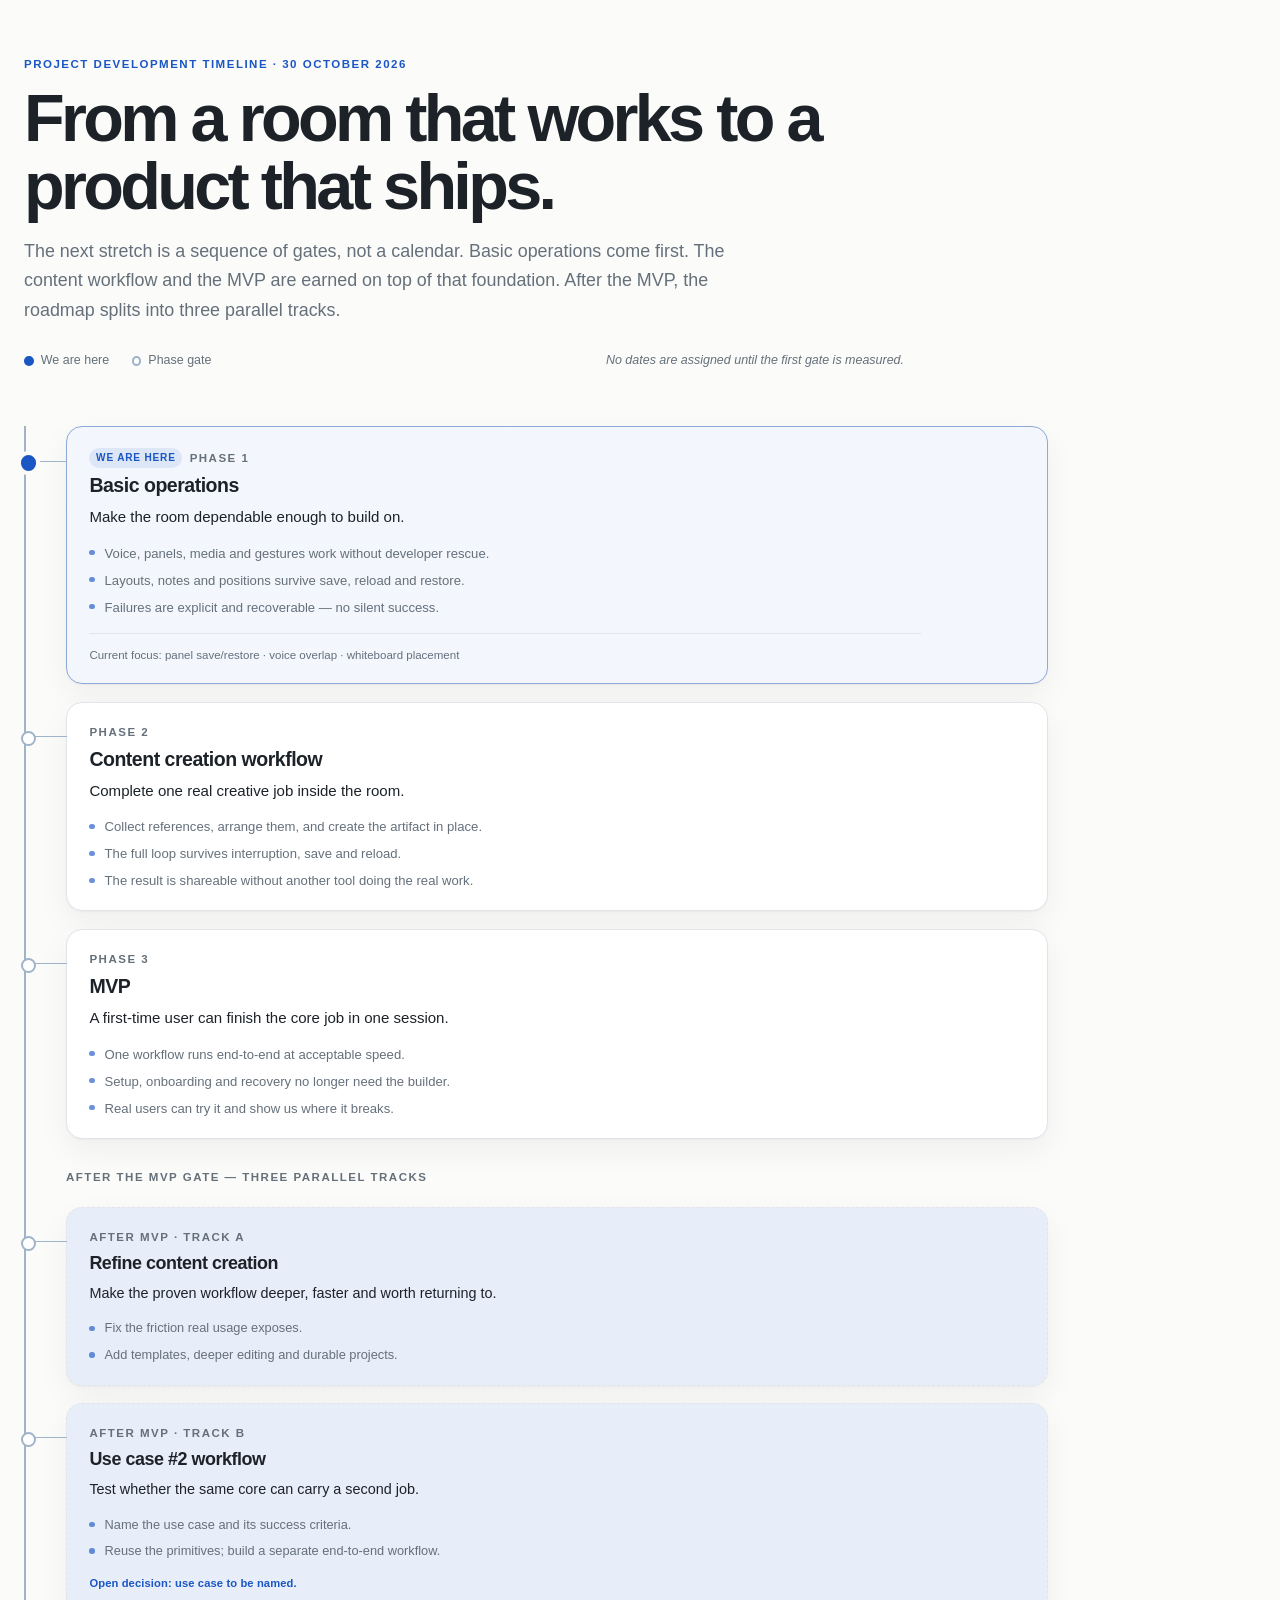
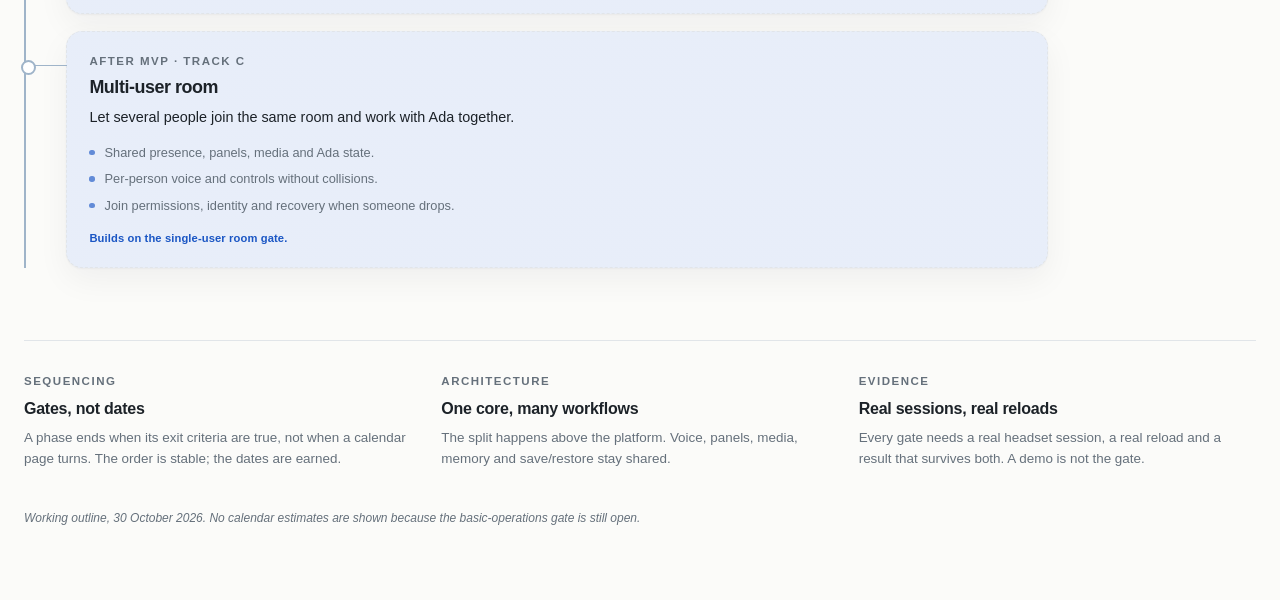
<file: guide/roadmap.html>
<!doctype html>
<html lang="en">
<head>
<meta charset="utf-8">
<meta name="viewport" content="width=device-width, initial-scale=1">
<title>Ada — Project development timeline</title>
<style>
  :root {
    --bg: #fbfbf9;
    --fg: #1c2228;
    --muted: #65707b;
    --card: #ffffff;
    --border: #e1e5e9;
    --line: #9fb4c9;
    --accent: #1a56c4;
    --accent-soft: rgba(26, 86, 196, 0.10);
    --now: rgba(26, 86, 196, 0.05);
    --shadow: 0 1px 2px rgba(16, 24, 40, 0.04), 0 12px 32px rgba(16, 24, 40, 0.05);
  }
  @media (prefers-color-scheme: dark) {
    :root {
      --bg: #0d1013;
      --fg: #e7eaee;
      --muted: #96a1ac;
      --card: #14191e;
      --border: #262e36;
      --line: #405b74;
      --accent: #78aaff;
      --accent-soft: rgba(120, 170, 255, 0.13);
      --now: rgba(120, 170, 255, 0.06);
      --shadow: 0 1px 2px rgba(0, 0, 0, 0.25), 0 18px 40px rgba(0, 0, 0, 0.28);
    }
  }
  * { box-sizing: border-box; }
  html { scroll-behavior: smooth; }
  body {
    margin: 0;
    background: var(--bg);
    color: var(--fg);
    font-family: ui-sans-serif, -apple-system, "Segoe UI", Roboto, Helvetica, Arial, sans-serif;
    line-height: 1.55;
    -webkit-font-smoothing: antialiased;
  }
  main {
    max-width: 80rem;
    margin: 0 auto;
    padding: 3.5rem 1.5rem 4.5rem;
  }
  .hero { max-width: 55rem; margin-bottom: 3.5rem; }
  .eyebrow, .kicker {
    margin: 0;
    color: var(--muted);
    font-size: 0.72rem;
    font-weight: 700;
    letter-spacing: 0.13em;
    text-transform: uppercase;
  }
  .eyebrow { color: var(--accent); }
  h1 {
    margin: 0.7rem 0 1rem;
    font-size: clamp(2.5rem, 5.2vw, 4.6rem);
    line-height: 1.02;
    letter-spacing: -0.055em;
    font-weight: 680;
  }
  .lede {
    max-width: 47rem;
    margin: 0;
    color: var(--muted);
    font-size: clamp(1rem, 1.4vw, 1.16rem);
    line-height: 1.65;
  }
  .legend {
    display: flex;
    flex-wrap: wrap;
    align-items: center;
    gap: 0.55rem 1.4rem;
    margin-top: 1.6rem;
    color: var(--muted);
    font-size: 0.78rem;
  }
  .legend span { display: inline-flex; align-items: center; gap: 0.45rem; }
  .legend .dot {
    width: 0.6rem;
    height: 0.6rem;
    border: 2px solid var(--line);
    border-radius: 50%;
    background: var(--card);
  }
  .legend .dot.now { border-color: var(--accent); background: var(--accent); }
  .legend .aside { margin-left: auto; font-style: italic; }

  .map {
    position: relative;
    max-width: 64rem;
    display: flex;
    flex-direction: column;
    gap: 1.1rem;
    padding-left: 2.5rem;
    border-left: 2px solid var(--line);
  }
  .phase, .branch {
    position: relative;
    background: var(--card);
    border: 1px solid var(--border);
    border-radius: 1rem;
    padding: 1.3rem 1.4rem 1.25rem;
    box-shadow: var(--shadow);
  }
  .phase::before, .branch::before {
    content: "";
    position: absolute;
    top: 1.75rem;
    left: calc(-2.5rem - 0.36rem);
    width: 0.7rem;
    height: 0.7rem;
    border-radius: 50%;
    border: 2px solid var(--line);
    background: var(--card);
    z-index: 1;
  }
  .phase::after, .branch::after {
    content: "";
    position: absolute;
    top: 2.08rem;
    left: -2.5rem;
    width: 2.5rem;
    border-top: 1px solid var(--line);
  }
  .phase.now {
    border-color: color-mix(in srgb, var(--accent) 42%, var(--border));
    background:
      linear-gradient(var(--now), var(--now)),
      var(--card);
  }
  .phase.now::before {
    border-color: var(--accent);
    background: var(--accent);
    box-shadow: 0 0 0 4px var(--bg);
  }
  .phase h2, .branch h2 {
    margin: 0.4rem 0 0.45rem;
    font-size: 1.22rem;
    line-height: 1.22;
    letter-spacing: -0.025em;
  }
  .goal {
    max-width: 52rem;
    margin: 0 0 0.95rem;
    color: var(--fg);
    font-size: 0.94rem;
  }
  .checks {
    max-width: 52rem;
    margin: 0;
    padding: 0;
    list-style: none;
    display: grid;
    gap: 0.5rem;
    color: var(--muted);
    font-size: 0.82rem;
    line-height: 1.45;
  }
  .checks li { position: relative; padding-left: 0.95rem; }
  .checks li::before {
    content: "";
    position: absolute;
    left: 0;
    top: 0.48em;
    width: 0.34rem;
    height: 0.34rem;
    border-radius: 50%;
    background: var(--accent);
    opacity: 0.65;
  }
  .focus {
    max-width: 52rem;
    margin: 1rem 0 0;
    padding-top: 0.8rem;
    border-top: 1px solid var(--border);
    color: var(--muted);
    font-size: 0.72rem;
    line-height: 1.45;
  }
  .here {
    display: inline-block;
    margin-right: 0.45rem;
    padding: 0.12rem 0.42rem;
    border-radius: 999px;
    background: var(--accent-soft);
    color: var(--accent);
    font-size: 0.63rem;
    letter-spacing: 0.08em;
    vertical-align: 0.08em;
  }

  .split-label {
    margin: 0.8rem 0 0.15rem;
    color: var(--muted);
    font-size: 0.72rem;
    font-weight: 700;
    letter-spacing: 0.13em;
    text-transform: uppercase;
  }
  .branches {
    display: flex;
    flex-direction: column;
    gap: 1.1rem;
  }
  .branch {
    border-style: dashed;
    background:
      linear-gradient(var(--accent-soft), var(--accent-soft)),
      var(--card);
  }
  .branch h2 { font-size: 1.12rem; }
  .branch .goal { font-size: 0.9rem; }
  .branch .checks { font-size: 0.8rem; }
  .open {
    margin: 0.9rem 0 0;
    color: var(--accent);
    font-size: 0.7rem;
    font-weight: 650;
    letter-spacing: 0.01em;
  }

  .principles {
    display: grid;
    grid-template-columns: repeat(3, minmax(0, 1fr));
    gap: 1.25rem;
    margin-top: 4.5rem;
    padding-top: 2rem;
    border-top: 1px solid var(--border);
  }
  .principles h2 {
    margin: 0.35rem 0 0.4rem;
    font-size: 1rem;
    letter-spacing: -0.015em;
  }
  .principles p:not(.kicker) {
    margin: 0;
    color: var(--muted);
    font-size: 0.84rem;
    line-height: 1.55;
  }
  .footnote {
    margin: 2.5rem 0 0;
    color: var(--muted);
    font-size: 0.75rem;
    font-style: italic;
  }

  @media (max-width: 1080px) {
    .principles { grid-template-columns: 1fr; gap: 1.5rem; }
  }
  @media (max-width: 620px) {
    main { padding: 2.5rem 1rem 3.5rem; }
    .legend .aside { margin-left: 0; }
    .map { padding-left: 1.5rem; }
    .phase, .branch { padding: 1.15rem 1.1rem; border-radius: 0.85rem; }
    .phase::before, .branch::before { left: calc(-1.5rem - 0.36rem); }
    .phase::after, .branch::after { left: -1.5rem; width: 1.5rem; }
  }
  @media print {
    body { background: #fff; color: #111; }
    main { max-width: none; padding: 0.5in; }
    .phase, .branch { box-shadow: none; break-inside: avoid; }
    .legend .aside { display: none; }
  }
</style>
</head>
<body>
<main>
  <header class="hero">
    <p class="eyebrow">Project development timeline · 30 October 2026</p>
    <h1>From a room that works to a product that ships.</h1>
    <p class="lede">
      The next stretch is a sequence of gates, not a calendar. Basic operations come first.
      The content workflow and the MVP are earned on top of that foundation. After the MVP,
      the roadmap splits into three parallel tracks.
    </p>
    <div class="legend" aria-label="Legend">
      <span><i class="dot now"></i> We are here</span>
      <span><i class="dot"></i> Phase gate</span>
      <span class="aside">No dates are assigned until the first gate is measured.</span>
    </div>
  </header>

  <section class="map" aria-label="Development phases and tracks">
    <article class="phase now">
      <p class="kicker"><span class="here">We are here</span>Phase 1</p>
      <h2>Basic operations</h2>
      <p class="goal">Make the room dependable enough to build on.</p>
      <ul class="checks">
        <li>Voice, panels, media and gestures work without developer rescue.</li>
        <li>Layouts, notes and positions survive save, reload and restore.</li>
        <li>Failures are explicit and recoverable — no silent success.</li>
      </ul>
      <p class="focus">Current focus: panel save/restore · voice overlap · whiteboard placement</p>
    </article>

    <article class="phase">
      <p class="kicker">Phase 2</p>
      <h2>Content creation workflow</h2>
      <p class="goal">Complete one real creative job inside the room.</p>
      <ul class="checks">
        <li>Collect references, arrange them, and create the artifact in place.</li>
        <li>The full loop survives interruption, save and reload.</li>
        <li>The result is shareable without another tool doing the real work.</li>
      </ul>
    </article>

    <article class="phase">
      <p class="kicker">Phase 3</p>
      <h2>MVP</h2>
      <p class="goal">A first-time user can finish the core job in one session.</p>
      <ul class="checks">
        <li>One workflow runs end-to-end at acceptable speed.</li>
        <li>Setup, onboarding and recovery no longer need the builder.</li>
        <li>Real users can try it and show us where it breaks.</li>
      </ul>
    </article>

    <p class="split-label">After the MVP gate — three parallel tracks</p>

    <div class="branches">
      <article class="branch">
        <p class="kicker">After MVP · Track A</p>
        <h2>Refine content creation</h2>
        <p class="goal">Make the proven workflow deeper, faster and worth returning to.</p>
        <ul class="checks">
          <li>Fix the friction real usage exposes.</li>
          <li>Add templates, deeper editing and durable projects.</li>
        </ul>
      </article>

      <article class="branch">
        <p class="kicker">After MVP · Track B</p>
        <h2>Use case #2 workflow</h2>
        <p class="goal">Test whether the same core can carry a second job.</p>
        <ul class="checks">
          <li>Name the use case and its success criteria.</li>
          <li>Reuse the primitives; build a separate end-to-end workflow.</li>
        </ul>
        <p class="open">Open decision: use case to be named.</p>
      </article>

      <article class="branch">
        <p class="kicker">After MVP · Track C</p>
        <h2>Multi-user room</h2>
        <p class="goal">Let several people join the same room and work with Ada together.</p>
        <ul class="checks">
          <li>Shared presence, panels, media and Ada state.</li>
          <li>Per-person voice and controls without collisions.</li>
          <li>Join permissions, identity and recovery when someone drops.</li>
        </ul>
        <p class="open">Builds on the single-user room gate.</p>
      </article>
    </div>
  </section>

  <section class="principles" aria-label="How to read the timeline">
    <div>
      <p class="kicker">Sequencing</p>
      <h2>Gates, not dates</h2>
      <p>A phase ends when its exit criteria are true, not when a calendar page turns. The order is stable; the dates are earned.</p>
    </div>
    <div>
      <p class="kicker">Architecture</p>
      <h2>One core, many workflows</h2>
      <p>The split happens above the platform. Voice, panels, media, memory and save/restore stay shared.</p>
    </div>
    <div>
      <p class="kicker">Evidence</p>
      <h2>Real sessions, real reloads</h2>
      <p>Every gate needs a real headset session, a real reload and a result that survives both. A demo is not the gate.</p>
    </div>
  </section>

  <p class="footnote">Working outline, 30 October 2026. No calendar estimates are shown because the basic-operations gate is still open.</p>
</main>
</body>
</html>
</file>
<file: docs/style.css>
:root {
  --bg: #fdfdfc;
  --fg: #24292f;
  --muted: #6e7781;
  --accent: #1a56c4;
  --border: #e4e7ea;
  --timeline-line: #7895b5;
  --code-bg: #f4f5f6;
}
@media (prefers-color-scheme: dark) {
  :root {
    --bg: #101214;
    --fg: #e6e8ea;
    --muted: #8b949e;
    --accent: #6ea8fe;
    --border: #24292f;
    --timeline-line: #52769b;
    --code-bg: #1a1d21;
  }
}
* { box-sizing: border-box; }
html { font-size: 17px; scroll-behavior: smooth; }
body {
  margin: 0 auto;
  max-width: 66rem;
  padding: 2.5rem 1.5rem 5rem;
  background: var(--bg);
  color: var(--fg);
  font-family: ui-sans-serif, -apple-system, "Segoe UI", Roboto, Helvetica, Arial, sans-serif;
  line-height: 1.65;
}
a { color: var(--accent); text-decoration: none; }
a:hover { text-decoration: underline; }
a:focus-visible, summary:focus-visible {
  outline: 2px solid var(--accent);
  outline-offset: 4px;
}

header.site {
  max-width: 57.5rem;
  margin: 0 auto 2.5rem;
  display: flex; flex-wrap: wrap; gap: 0.25rem 1rem;
  align-items: baseline; justify-content: space-between;
  padding-bottom: 1rem; border-bottom: 1px solid var(--border);
}
header.site .brand { font-weight: 650; letter-spacing: -0.01em; }
header.site nav a { margin-left: 1rem; color: var(--muted); font-size: 0.9rem; }
header.site nav a:hover { color: var(--accent); }

.layout {
  max-width: 57.5rem;
  margin: 0 auto;
  display: grid;
  grid-template-columns: 10.5rem minmax(0, 44rem);
  grid-template-areas:
    "nav intro"
    "nav roadmap"
    "nav timeline";
  column-gap: 3rem;
  align-items: start;
}
.intro { grid-area: intro; margin-bottom: 2.75rem; }
h1 { font-size: 3rem; line-height: 1.1; letter-spacing: -0.04em; margin: 0.65rem 0 0.75rem; }
.tagline {
  margin: 0 0 1.25rem;
  max-width: 23ch;
  font-size: 2.25rem;
  font-weight: 600;
  line-height: 1.2;
  letter-spacing: -0.03em;
}
.project-description { margin: 0 0 0.65rem; }
.project-introduction { margin: 0; color: var(--muted); }

.roadmap {
  grid-area: roadmap;
  min-width: 0;
  margin-bottom: 2.75rem;
  scroll-margin-top: 1.5rem;
}
.roadmap-head { margin: 0 0 1.35rem; }
.roadmap-head h2 {
  margin: 0 0 0.55rem;
  font-size: 1.45rem;
  line-height: 1.25;
  letter-spacing: -0.02em;
}
.roadmap-intro { margin: 0; color: var(--muted); }
.roadmap-list {
  list-style: none;
  margin: 0;
  padding: 0 0 0 2rem;
  border-left: 2px solid var(--timeline-line);
}
.roadmap-step { position: relative; padding-bottom: 1rem; }
.roadmap-step:last-child { padding-bottom: 0; }
.roadmap-step::before {
  content: "";
  position: absolute;
  top: 1rem;
  left: calc(-2.325rem - 1px);
  width: 0.65rem;
  height: 0.65rem;
  border-radius: 50%;
  border: 2px solid var(--timeline-line);
  background: var(--bg);
}
.roadmap-step.is-now::before {
  border-color: var(--accent);
  background: var(--accent);
  box-shadow: 0 0 0 4px var(--bg);
}
.roadmap-card {
  border: 1px solid var(--border);
  border-radius: 10px;
  padding: 0.95rem 1.1rem;
  background: var(--code-bg);
}
.roadmap-kicker {
  margin: 0 0 0.25rem;
  color: var(--muted);
  font-size: 0.68rem;
  font-weight: 650;
  letter-spacing: 0.1em;
  text-transform: uppercase;
}
.roadmap-step.is-now .roadmap-kicker { color: var(--accent); }
.roadmap-card h3,
.roadmap-track h3 {
  margin: 0 0 0.35rem;
  font-size: 1.05rem;
  line-height: 1.3;
  letter-spacing: -0.01em;
}
.roadmap-goal { margin: 0 0 0.55rem; font-size: 0.92rem; }
.roadmap-points {
  margin: 0;
  padding-left: 1.05rem;
  color: var(--muted);
  font-size: 0.84rem;
  line-height: 1.5;
}
.roadmap-points li { margin: 0.18rem 0; }
.roadmap-points li::marker { color: var(--accent); }
.roadmap-focus {
  margin: 0.65rem 0 0;
  padding-top: 0.6rem;
  border-top: 1px solid var(--border);
  color: var(--muted);
  font-size: 0.74rem;
  line-height: 1.45;
}
.roadmap-split {
  position: relative;
  padding: 1.1rem 0 0 2rem;
  border-left: 2px solid var(--timeline-line);
}
.roadmap-split-label {
  margin: 0 0 0.7rem;
  color: var(--muted);
  font-size: 0.68rem;
  font-weight: 650;
  letter-spacing: 0.1em;
  text-transform: uppercase;
}
.roadmap-tracks { display: flex; flex-direction: column; gap: 0.7rem; }
.roadmap-track {
  position: relative;
  display: grid;
  grid-template-columns: 9.5rem minmax(0, 1fr);
  gap: 1rem;
  border: 1px dashed var(--border);
  border-radius: 10px;
  padding: 0.9rem 1rem;
  background: color-mix(in srgb, var(--accent) 4%, var(--bg));
}
.roadmap-track::before {
  content: "";
  position: absolute;
  top: 1.15rem;
  left: calc(-2.325rem - 1px);
  width: 0.65rem;
  height: 0.65rem;
  border-radius: 50%;
  border: 2px solid var(--timeline-line);
  background: var(--bg);
}
.roadmap-track::after {
  content: "";
  position: absolute;
  top: 1.45rem;
  left: -2rem;
  width: 2rem;
  border-top: 1px solid var(--timeline-line);
}
.roadmap-track h3 { margin-bottom: 0; font-size: 0.98rem; }
.roadmap-track-body .roadmap-goal { margin-bottom: 0.4rem; font-size: 0.88rem; }
.roadmap-track-body .roadmap-points { font-size: 0.8rem; }
.roadmap-open {
  margin: 0.5rem 0 0;
  color: var(--accent);
  font-size: 0.72rem;
  font-weight: 600;
}
.roadmap-note {
  margin: 1rem 0 0;
  color: var(--muted);
  font-size: 0.74rem;
  font-style: italic;
}

.attempts { margin: 3.5rem 0 0; scroll-margin-top: 1.5rem; }
.eyebrow {
  margin: 0 0 0.3rem;
  color: var(--muted);
  font-size: 0.72rem;
  font-weight: 650;
  letter-spacing: 0.12em;
  text-transform: uppercase;
}
.attempts h2 {
  margin: 0 0 0.75rem;
  font-size: 1.45rem;
  line-height: 1.25;
  letter-spacing: -0.02em;
}
.attempts-intro { margin: 0 0 1.75rem; color: var(--muted); }
.attempt-list { list-style: none; margin: 0; padding: 0; }
.attempt { padding: 1.4rem 0; border-top: 1px solid var(--border); scroll-margin-top: 1.5rem; }
.attempt:first-child { padding-top: 0; border-top: 0; }
.attempt-head { display: flex; align-items: baseline; gap: 0.65rem; margin-bottom: 0.35rem; }
.attempt-number {
  color: var(--accent);
  font-size: 0.8rem;
  font-weight: 700;
  font-variant-numeric: tabular-nums;
}
.attempt-when {
  color: var(--muted);
  font-size: 0.78rem;
  font-weight: 650;
  letter-spacing: 0.08em;
  text-transform: uppercase;
}
.attempt h3 { margin: 0 0 0.4rem; font-size: 1.15rem; line-height: 1.3; }
.attempt-text { margin: 0 0 1rem; color: var(--muted); }
.attempt.has-short {
  display: grid;
  grid-template-columns: minmax(0, 1fr) 18rem;
  grid-template-rows: auto auto;
  column-gap: 1.5rem;
  row-gap: 0.55rem;
  align-items: start;
}
.attempt.has-short > .attempt-copy { grid-column: 1; grid-row: 1; }
.attempt.has-short > .video-frame { grid-column: 2; grid-row: 1; margin: 0; }
.attempt.has-short > .video-link { grid-column: 2; grid-row: 2; margin: 0; }
.video-frame {
  position: relative;
  aspect-ratio: 16 / 9;
  margin: 1rem 0 0.45rem;
  overflow: hidden;
  border-radius: 10px;
  background: var(--code-bg);
}
.video-frame.vertical { max-width: 18rem; aspect-ratio: 9 / 16; }
.video-frame iframe { position: absolute; inset: 0; width: 100%; height: 100%; border: 0; }
.video-link { margin: 0 0 0.25rem; font-size: 0.82rem; }
.video-link a { color: var(--muted); }
.video-link a:hover { color: var(--accent); }
.timeline-nav {
  grid-area: nav;
  position: sticky;
  top: 2rem;
  max-height: calc(100vh - 4rem);
  overflow-y: auto;
  padding-right: 0.35rem;
  font-size: 0.9rem;
}
.nav-overview {
  margin: 0 0 0.4rem -0.55rem;
  font-weight: 650;
}
.nav-toggle { display: none; }
.nav-label {
  margin: 1.15rem 0 0.9rem;
  color: var(--muted);
  font-size: 0.72rem;
  font-weight: 650;
  letter-spacing: 0.12em;
  text-transform: uppercase;
}
.nav-month { margin-bottom: 1.35rem; }
.nav-month summary {
  margin: 0 0 0.4rem;
  color: var(--muted);
  font-size: 0.78rem;
  font-weight: 650;
  cursor: pointer;
}
.nav-month summary:hover { color: var(--accent); }
.timeline-nav ul { list-style: none; margin: 0; padding: 0; }
.timeline-nav li { margin: 0.08rem 0; }
.timeline-nav a {
  display: block;
  padding: 0.2rem 0.55rem;
  margin-left: -0.55rem;
  border-radius: 5px;
  color: var(--fg);
  font-variant-numeric: tabular-nums;
}
.timeline-nav a:hover, .timeline-nav a.active { background: var(--code-bg); color: var(--accent); text-decoration: none; }
.nav-attempts a { margin-bottom: 0.35rem; font-size: 0.82rem; line-height: 1.45; }
.nav-top {
  display: inline-block;
  margin-top: 0.4rem;
  color: var(--muted) !important;
  font-size: 0.8rem;
}

.timeline { grid-area: timeline; min-width: 0; scroll-margin-top: 1.5rem; }
.devlog-head {
  margin: 0 0 1.75rem;
  padding-top: 2.25rem;
  border-top: 1px solid var(--border);
}
.devlog-head h2 {
  margin: 0 0 0.55rem;
  font-size: 1.45rem;
  line-height: 1.25;
  letter-spacing: -0.02em;
}
.devlog-intro { margin: 0; color: var(--muted); }
.timeline-list {
  list-style: none;
  margin: 0;
  scroll-margin-top: 1.5rem;
  padding: 0 0 0 2rem;
  border-left: 2px solid var(--timeline-line);
}
.entry {
  position: relative;
  padding-bottom: 3.5rem;
  scroll-margin-top: 1.5rem;
}
.entry:last-child { padding-bottom: 0; }
.entry::before {
  content: "";
  position: absolute;
  top: 0.55rem;
  left: calc(-2.325rem - 1px);
  width: 0.65rem;
  height: 0.65rem;
  border-radius: 50%;
  background: var(--accent);
  box-shadow: 0 0 0 4px var(--bg);
}
.entry-date {
  display: block;
  margin-bottom: 0.35rem;
  color: var(--muted);
  font-size: 0.82rem;
  font-variant-numeric: tabular-nums;
}
.entry h2 {
  margin: 0 0 1rem;
  font-size: 1.35rem;
  line-height: 1.25;
  letter-spacing: -0.02em;
}
.entry-media { margin: 0 0 1.15rem; }
.entry-media img,
.entry-media video {
  display: block;
  width: 100%;
  height: auto;
  border-radius: 10px;
}
.entry-highlights { margin: 0; padding-left: 1.15rem; }
.entry-highlights li { margin: 0.35rem 0; }
.entry-highlights li::marker { color: var(--accent); }
.entry-why {
  margin: 1rem 0 0;
  padding-left: 0.9rem;
  border-left: 2px solid var(--border);
  color: var(--muted);
  font-size: 0.95rem;
}
.entry-why span { display: block; margin-bottom: 0.2rem; color: var(--fg); font-weight: 600; font-size: 0.8rem; }

blockquote { margin: 1rem 0; padding: 0.1rem 1rem; border-left: 3px solid var(--border); color: var(--muted); }
code { background: var(--code-bg); padding: 0.1rem 0.35rem; border-radius: 4px; font-size: 0.85em; font-family: ui-monospace, SFMono-Regular, Menlo, monospace; }
pre { background: var(--code-bg); padding: 0.9rem 1rem; border-radius: 8px; overflow-x: auto; }
pre code { background: none; padding: 0; }

footer.site {
  max-width: 57.5rem;
  margin: 4rem auto 0;
  padding-top: 1rem;
  border-top: 1px solid var(--border);
  color: var(--muted);
  font-size: 0.85rem;
}
footer.site a { color: var(--muted); }
footer.site a:hover { color: var(--accent); }
.tag { color: var(--muted); font-size: 0.82rem; margin-left: 0.5rem; }

@media (max-width: 820px) {
  body { max-width: 44rem; padding: 2rem 1.25rem 4rem; }
  .intro { margin-bottom: 1.5rem; }
  .roadmap { margin-bottom: 1.5rem; }
  .roadmap-track { grid-template-columns: 1fr; gap: 0.3rem; }
  .layout {
    display: grid;
    grid-template-columns: minmax(0, 1fr);
    grid-template-areas:
      "intro"
      "roadmap"
      "nav"
      "timeline";
    max-width: none;
  }
  .timeline-nav {
    position: static;
    max-height: none;
    overflow: visible;
    margin-bottom: 1.5rem;
    padding: 0;
    border-top: 1px solid var(--border);
    border-bottom: 1px solid var(--border);
  }
  .nav-toggle {
    display: flex;
    align-items: center;
    justify-content: space-between;
    gap: 1rem;
    min-height: 48px;
    padding: 0.85rem 0;
    font-weight: 600;
    cursor: pointer;
    list-style: none;
  }
  .nav-toggle::-webkit-details-marker { display: none; }
  .nav-toggle::after { content: "+"; color: var(--accent); font-size: 1.25rem; line-height: 1; }
  .nav-browser[open] > .nav-toggle::after { content: "−"; }
  .nav-content { padding: 0.25rem 0 1rem; }
  .timeline-nav .nav-overview { display: none; }
  .timeline-nav .nav-label { margin-top: 1rem; }
  .nav-content > .nav-label:first-of-type { margin-top: 0; }
  .timeline-nav .nav-month ul { display: grid; grid-template-columns: repeat(3, minmax(0, 1fr)); gap: 0.4rem; }
  .timeline-nav li { margin: 0; }
  .timeline-nav a {
    margin-left: 0;
    padding: 0.5rem 0.65rem;
    min-height: 44px;
    border: 1px solid var(--border);
    border-radius: 6px;
  }
  .nav-month a { text-align: center; }
  .timeline-nav .nav-attempts a { margin: 0; padding: 0.7rem 0; border: 0; border-bottom: 1px solid var(--border); border-radius: 0; }
  .timeline-nav .nav-attempts li:last-child a { border-bottom: 0; }
  .nav-month { margin-bottom: 0.55rem; }
  .timeline-nav .nav-top { display: none; }
  .attempt.has-short { display: block; }
  .attempt.has-short > .video-frame { margin: 1rem 0 0.45rem; }
  header.site, footer.site { max-width: none; }
}
@media (max-width: 520px) {
  html { font-size: 16px; }
  h1 { font-size: 2.6rem; }
  .tagline { font-size: 1.9rem; }
  .attempts h2 { font-size: 1.35rem; }
  .entry h2 { font-size: 1.2rem; }
  .timeline-list { padding-left: 1.5rem; }
  .entry::before { left: calc(-1.825rem - 1px); }
  .roadmap-list, .roadmap-split { padding-left: 1.5rem; }
  .roadmap-step::before, .roadmap-track::before { left: calc(-1.825rem - 1px); }
  .roadmap-track::after { left: -1.5rem; width: 1.5rem; }
}
@media (prefers-reduced-motion: reduce) {
  html { scroll-behavior: auto; }
}
</file>
